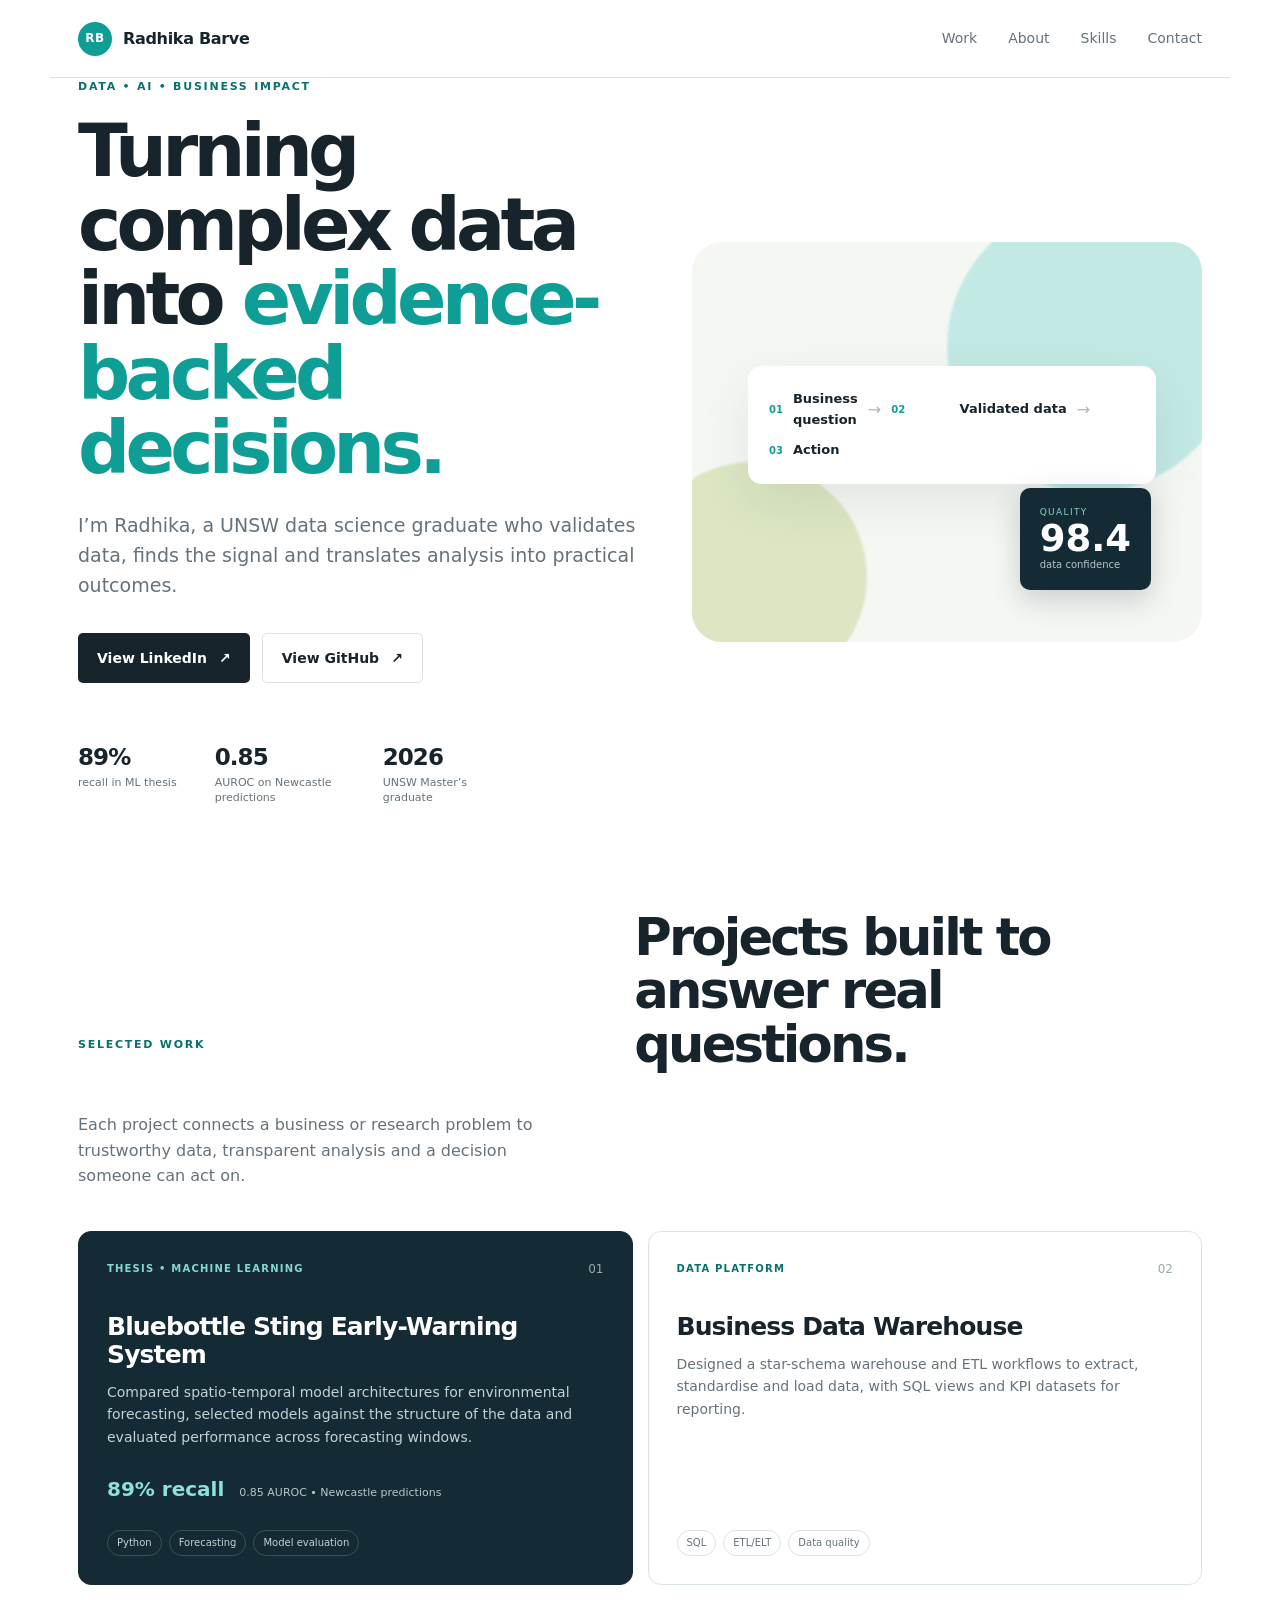
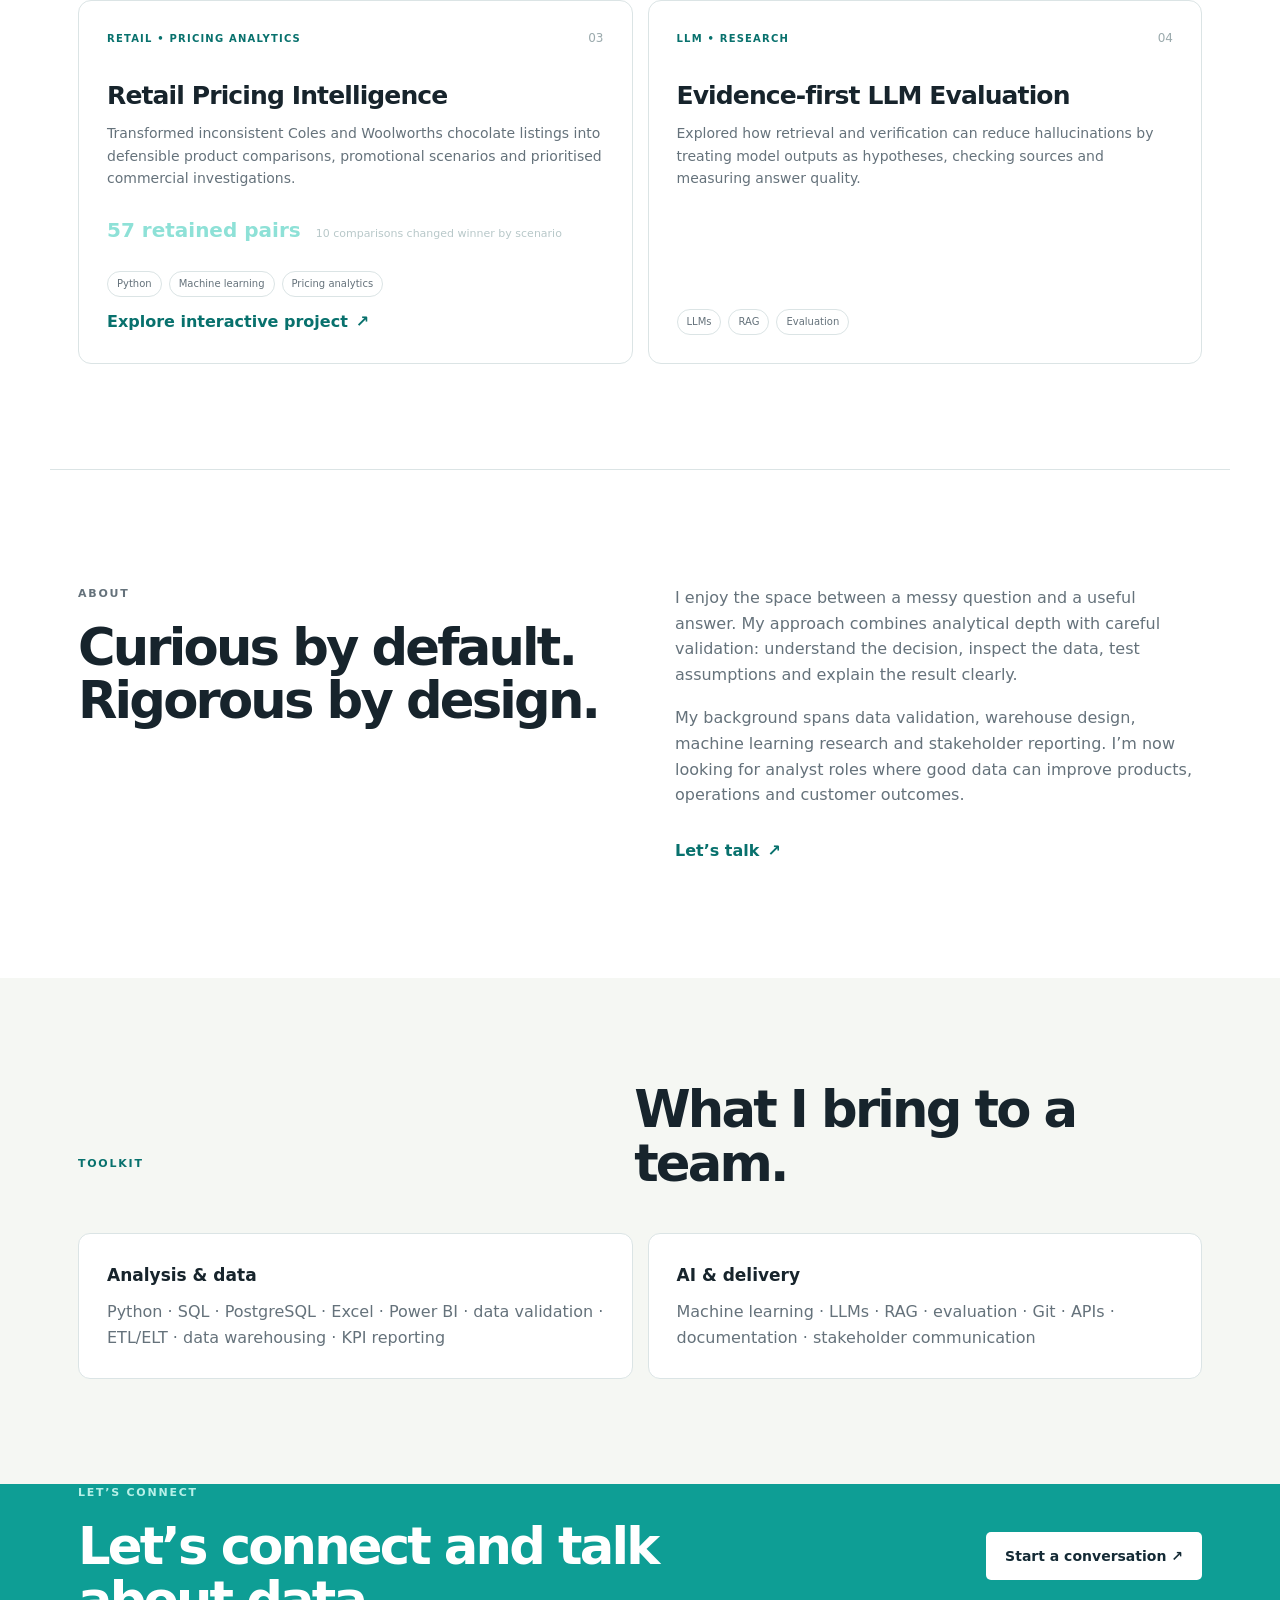
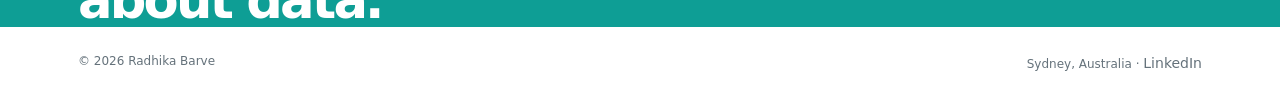
<file: index.html>
<!doctype html>
<html lang="en">
<head>
  <meta charset="utf-8" />
  <meta name="viewport" content="width=device-width, initial-scale=1" />

  <meta
    name="description"
    content="Radhika Barve — Data and AI analyst portfolio."
  />

  <title>Radhika Barve | Data &amp; AI Analyst</title>

  <link rel="stylesheet" href="styles.css" />
</head>

<body>
  <header class="site-header">
    <a
      class="brand"
      href="#top"
      aria-label="Radhika Barve home"
    >
      <span>RB</span>
      <strong>Radhika Barve</strong>
    </a>

    <nav aria-label="Primary navigation">
      <a href="#work">Work</a>
      <a href="#about">About</a>
      <a href="#skills">Skills</a>
      <a href="#contact">Contact</a>
    </nav>

    <button
      class="menu-toggle"
      aria-label="Toggle navigation"
      aria-expanded="false"
    >
      ☰
    </button>
  </header>

  <main id="top">

    <!-- Hero -->
    <section class="hero section-shell">
      <div class="hero-copy">
        <p class="eyebrow">DATA • AI • BUSINESS IMPACT</p>

        <h1>
          Turning complex data into
          <em>evidence-backed decisions.</em>
        </h1>

        <p class="lede">
          I’m Radhika, a UNSW data science graduate who validates data,
          finds the signal and translates analysis into practical outcomes.
        </p>

        <div class="actions">
          <a
            class="button primary"
            href="https://www.linkedin.com/in/radhika-barve/"
            target="_blank"
            rel="noreferrer"
          >
            View LinkedIn <span>↗</span>
          </a>

          <a
            class="button ghost"
            href="https://github.com/radhikabarve"
            target="_blank"
            rel="noreferrer"
          >
            View GitHub <span>↗</span>
          </a>
        </div>

        <div class="proof-row">
          <div>
            <strong>89%</strong>
            <span>recall in ML thesis</span>
          </div>

          <div>
            <strong>0.85</strong>
            <span>AUROC on Newcastle predictions</span>
          </div>

          <div>
            <strong>2026</strong>
            <span>UNSW Master’s graduate</span>
          </div>
        </div>
      </div>

      <div
        class="hero-art"
        aria-label="Data workflow illustration"
      >
        <div class="orb orb-one"></div>
        <div class="orb orb-two"></div>

        <div class="flow-card">
          <span>01</span>
          <b>Business question</b>
          <i>→</i>

          <span>02</span>
          <b>Validated data</b>
          <i>→</i>

          <span>03</span>
          <b>Action</b>
        </div>

        <div class="signal">
          <span>QUALITY</span>
          <strong>98.4</strong>
          <small>data confidence</small>
        </div>
      </div>
    </section>

    <!-- Selected work -->
    <section
      id="work"
      class="section-shell section-block"
    >
      <div class="section-intro">
        <p class="eyebrow">SELECTED WORK</p>

        <h2>Projects built to answer real questions.</h2>

        <p>
          Each project connects a business or research problem to
          trustworthy data, transparent analysis and a decision someone
          can act on.
        </p>
      </div>

      <div class="project-grid">

        <!-- Project 01 -->
        <article class="project-card featured">
          <div class="project-top">
            <span class="tag">THESIS • MACHINE LEARNING</span>
            <span class="project-number">01</span>
          </div>

          <h3>Bluebottle Sting Early-Warning System</h3>

          <p>
            Compared spatio-temporal model architectures for environmental
            forecasting, selected models against the structure of the data
            and evaluated performance across forecasting windows.
          </p>

          <div class="metric-line">
            <strong>89% recall</strong>
            <span>0.85 AUROC • Newcastle predictions</span>
          </div>

          <div class="chips">
            <span>Python</span>
            <span>Forecasting</span>
            <span>Model evaluation</span>
          </div>
        </article>

        <!-- Project 02 -->
        <article class="project-card">
          <div class="project-top">
            <span class="tag">DATA PLATFORM</span>
            <span class="project-number">02</span>
          </div>

          <h3>Business Data Warehouse</h3>

          <p>
            Designed a star-schema warehouse and ETL workflows to extract,
            standardise and load data, with SQL views and KPI datasets for
            reporting.
          </p>

          <div class="chips">
            <span>SQL</span>
            <span>ETL/ELT</span>
            <span>Data quality</span>
          </div>
        </article>

        <!-- Project 03 -->
        <article class="project-card">
          <div class="project-top">
            <span class="tag">RETAIL • PRICING ANALYTICS</span>
            <span class="project-number">03</span>
          </div>

          <h3>Retail Pricing Intelligence</h3>

          <p>
            Transformed inconsistent Coles and Woolworths chocolate
            listings into defensible product comparisons, promotional
            scenarios and prioritised commercial investigations.
          </p>

          <div class="metric-line">
            <strong>57 retained pairs</strong>
            <span>10 comparisons changed winner by scenario</span>
          </div>

          <div class="chips">
            <span>Python</span>
            <span>Machine learning</span>
            <span>Pricing analytics</span>
          </div>

          <a
            class="text-link"
            href="chocolate-pricing/"
          >
            Explore interactive project <span>↗</span>
          </a>
        </article>

        <!-- Project 04 -->
        <article class="project-card">
          <div class="project-top">
            <span class="tag">LLM • RESEARCH</span>
            <span class="project-number">04</span>
          </div>

          <h3>Evidence-first LLM Evaluation</h3>

          <p>
            Explored how retrieval and verification can reduce
            hallucinations by treating model outputs as hypotheses,
            checking sources and measuring answer quality.
          </p>

          <div class="chips">
            <span>LLMs</span>
            <span>RAG</span>
            <span>Evaluation</span>
          </div>
        </article>

      </div>
    </section>

    <!-- About -->
    <section
      id="about"
      class="split-section section-shell"
    >
      <div>
        <p class="eyebrow">ABOUT</p>
        <h2>Curious by default. Rigorous by design.</h2>
      </div>

      <div>
        <p>
          I enjoy the space between a messy question and a useful answer.
          My approach combines analytical depth with careful validation:
          understand the decision, inspect the data, test assumptions and
          explain the result clearly.
        </p>

        <p>
          My background spans data validation, warehouse design, machine
          learning research and stakeholder reporting. I’m now looking for
          analyst roles where good data can improve products, operations and
          customer outcomes.
        </p>

        <a
          class="text-link"
          href="mailto:radhikabarve06@gmail.com"
        >
          Let’s talk <span>↗</span>
        </a>
      </div>
    </section>

    <!-- Skills -->
    <section
      id="skills"
      class="section-shell section-block skills-block"
    >
      <div class="section-intro">
        <p class="eyebrow">TOOLKIT</p>
        <h2>What I bring to a team.</h2>
      </div>

      <div class="skill-columns">
        <div>
          <h3>Analysis &amp; data</h3>

          <p>
            Python · SQL · PostgreSQL · Excel · Power BI · data validation ·
            ETL/ELT · data warehousing · KPI reporting
          </p>
        </div>

        <div>
          <h3>AI &amp; delivery</h3>

          <p>
            Machine learning · LLMs · RAG · evaluation · Git · APIs ·
            documentation · stakeholder communication
          </p>
        </div>
      </div>
    </section>

    <!-- Contact -->
    <section
      class="cta section-shell"
      id="contact"
    >
      <div>
        <p class="eyebrow">LET’S CONNECT</p>
        <h2>Let’s connect and talk about data.</h2>
      </div>

      <a
        class="button light"
        href="mailto:radhikabarve06@gmail.com"
      >
        Start a conversation ↗
      </a>
    </section>

  </main>

  <footer class="footer section-shell">
    <span>© 2026 Radhika Barve</span>

    <span>
      Sydney, Australia ·
      <a
        href="https://www.linkedin.com/in/radhika-barve/"
        target="_blank"
        rel="noreferrer"
      >
        LinkedIn
      </a>
    </span>
  </footer>

  <script src="script.js"></script>
</body>
</html>
</file>
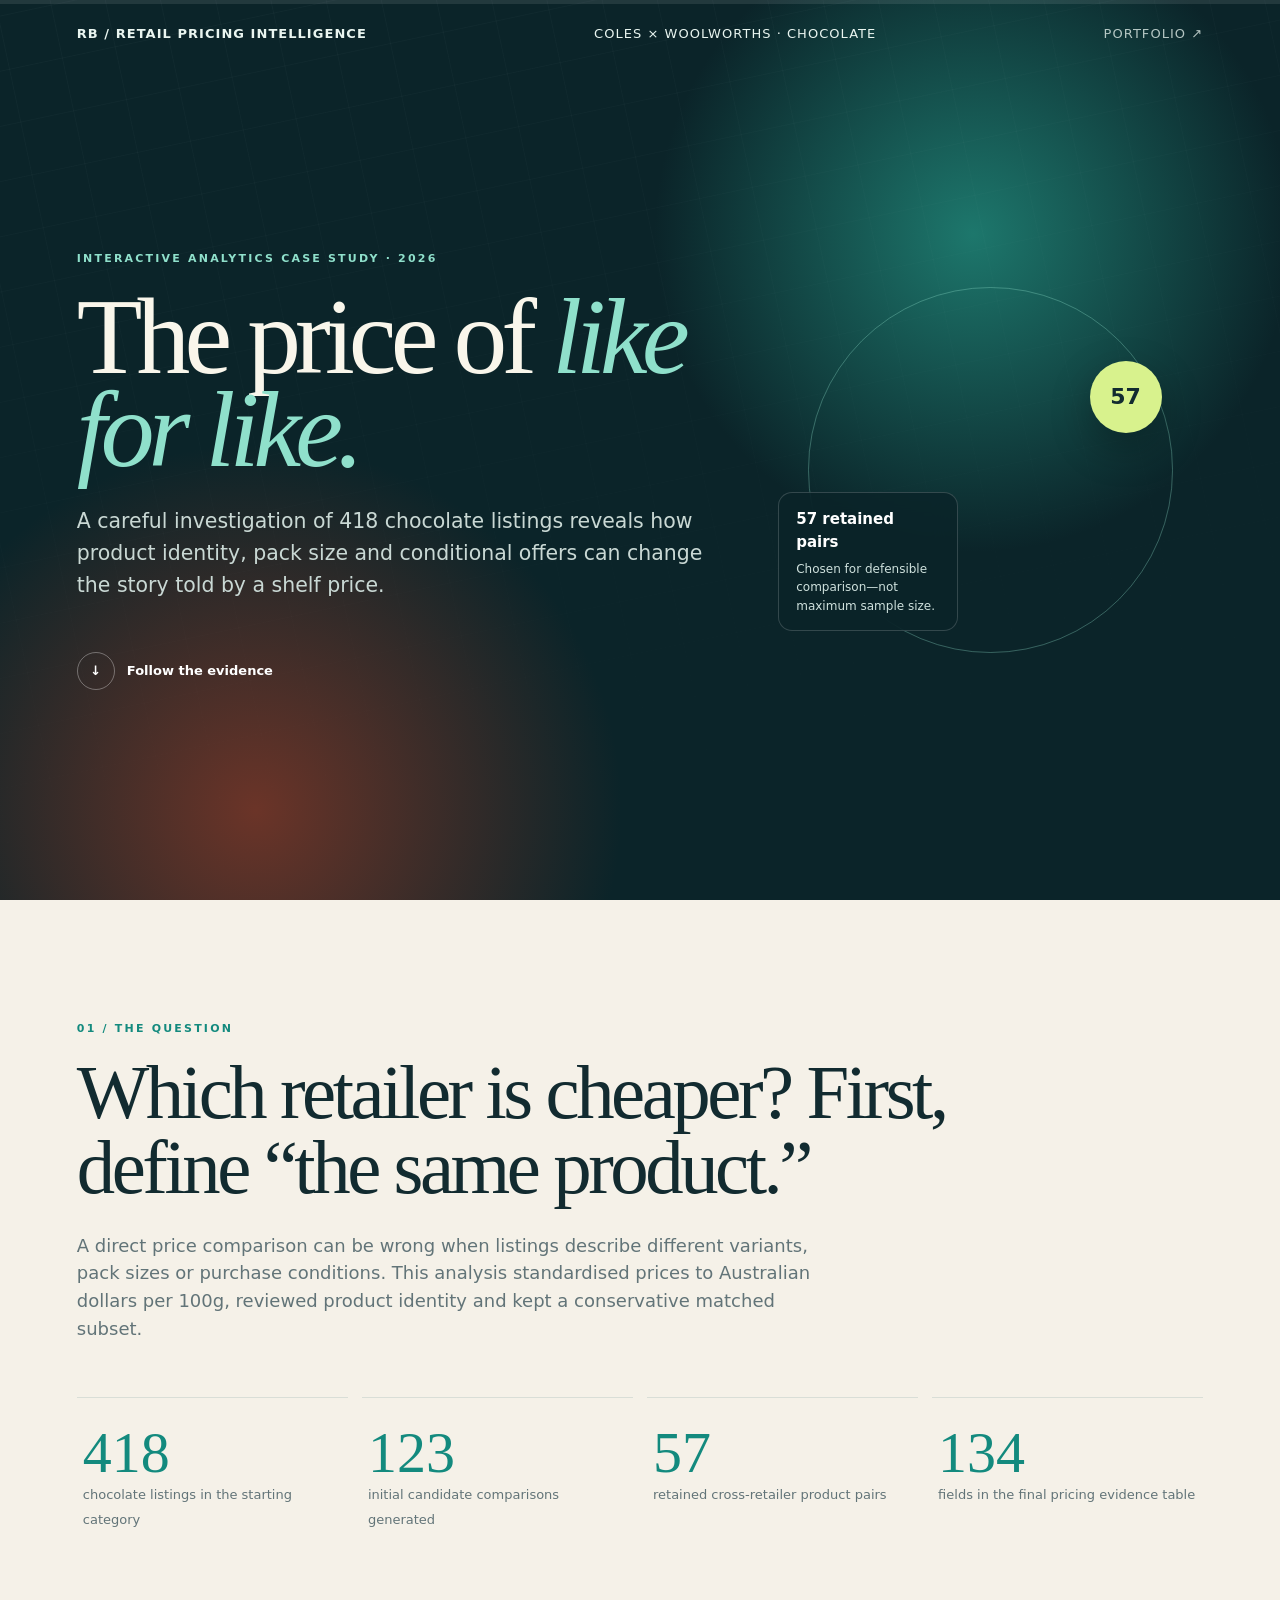
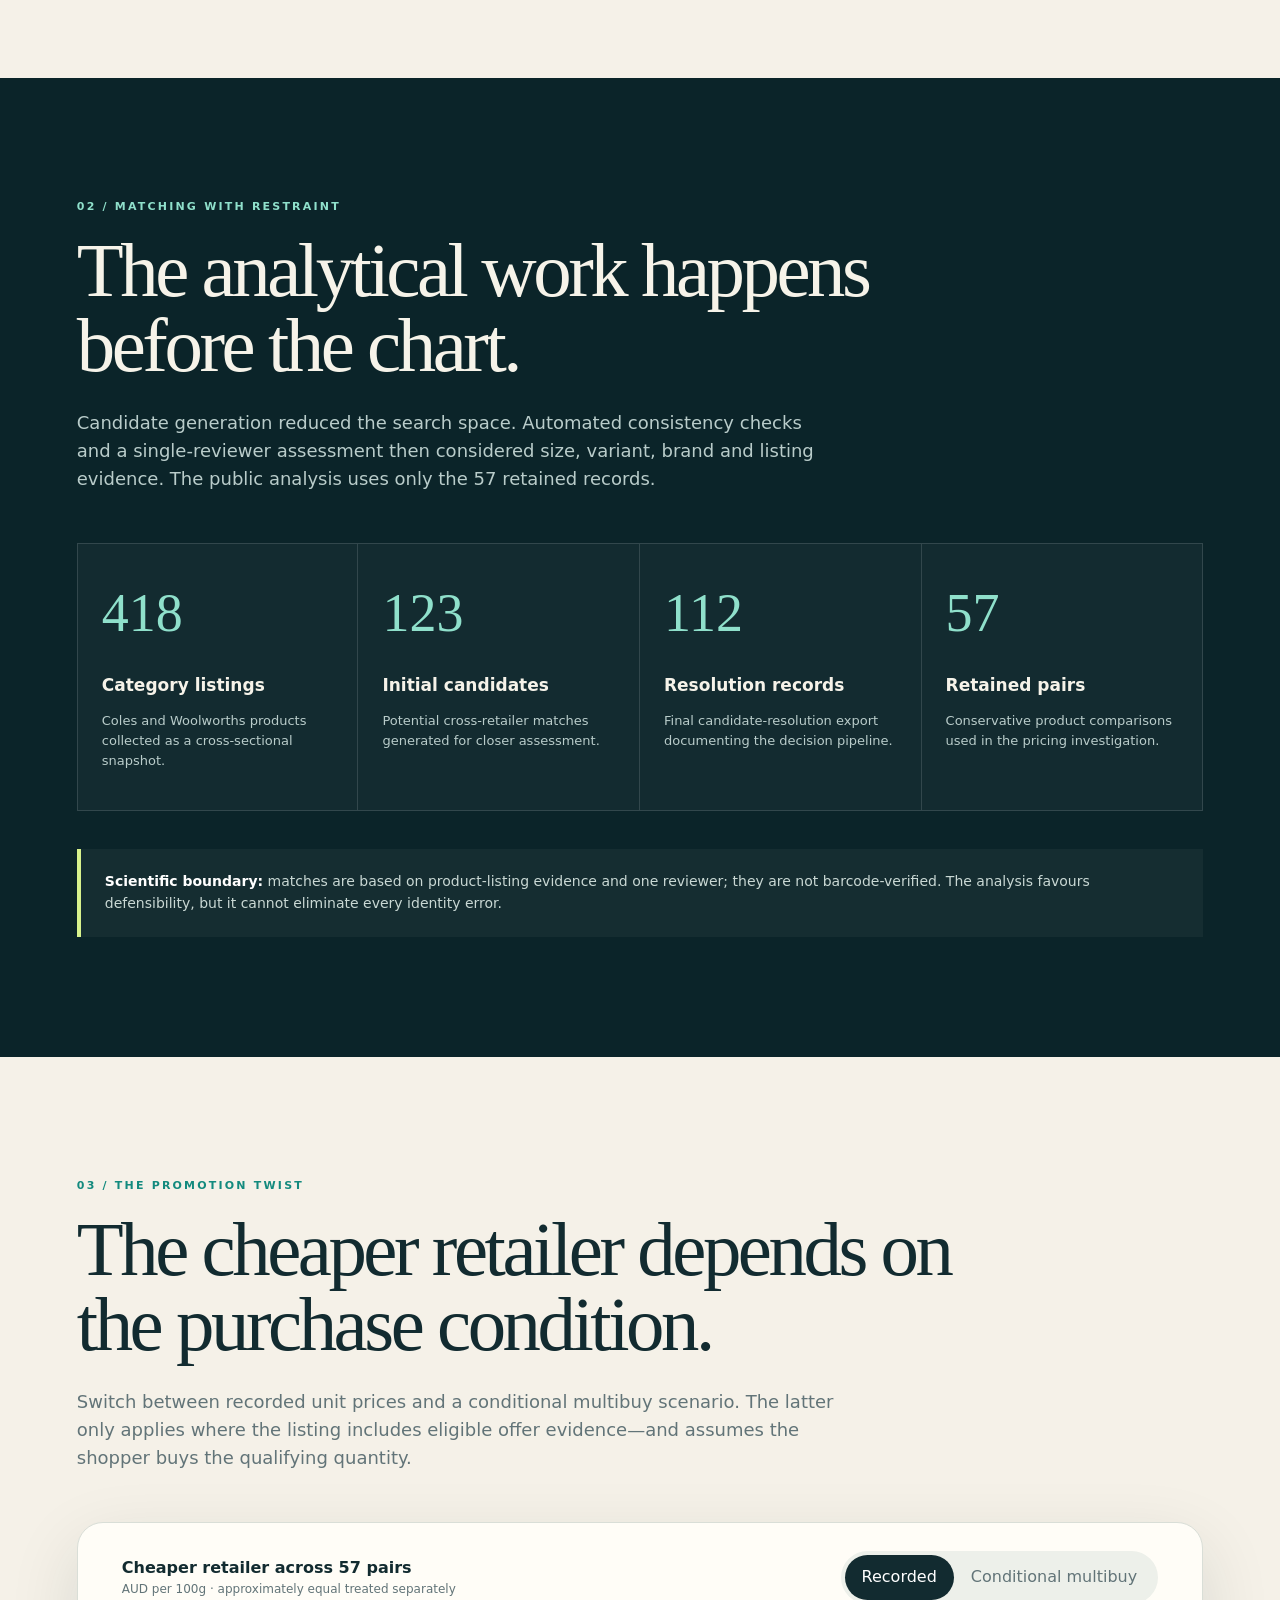
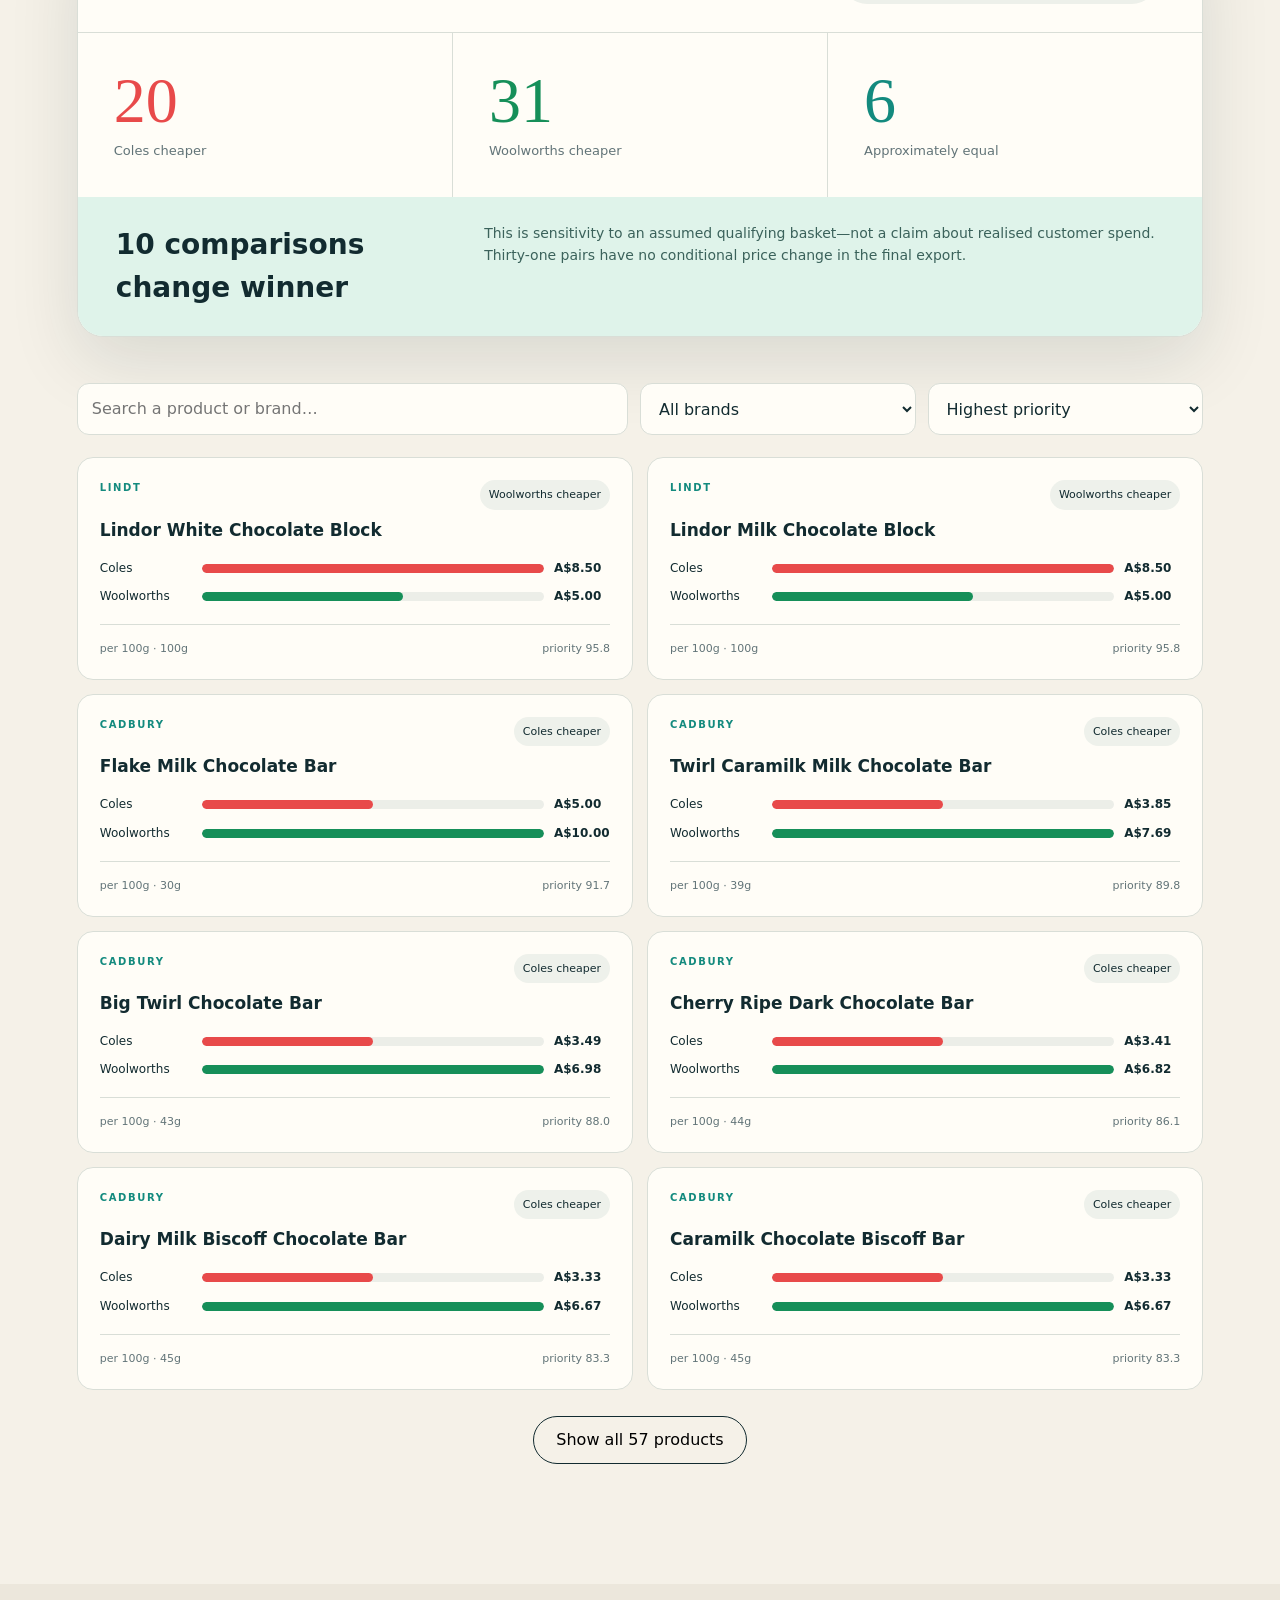
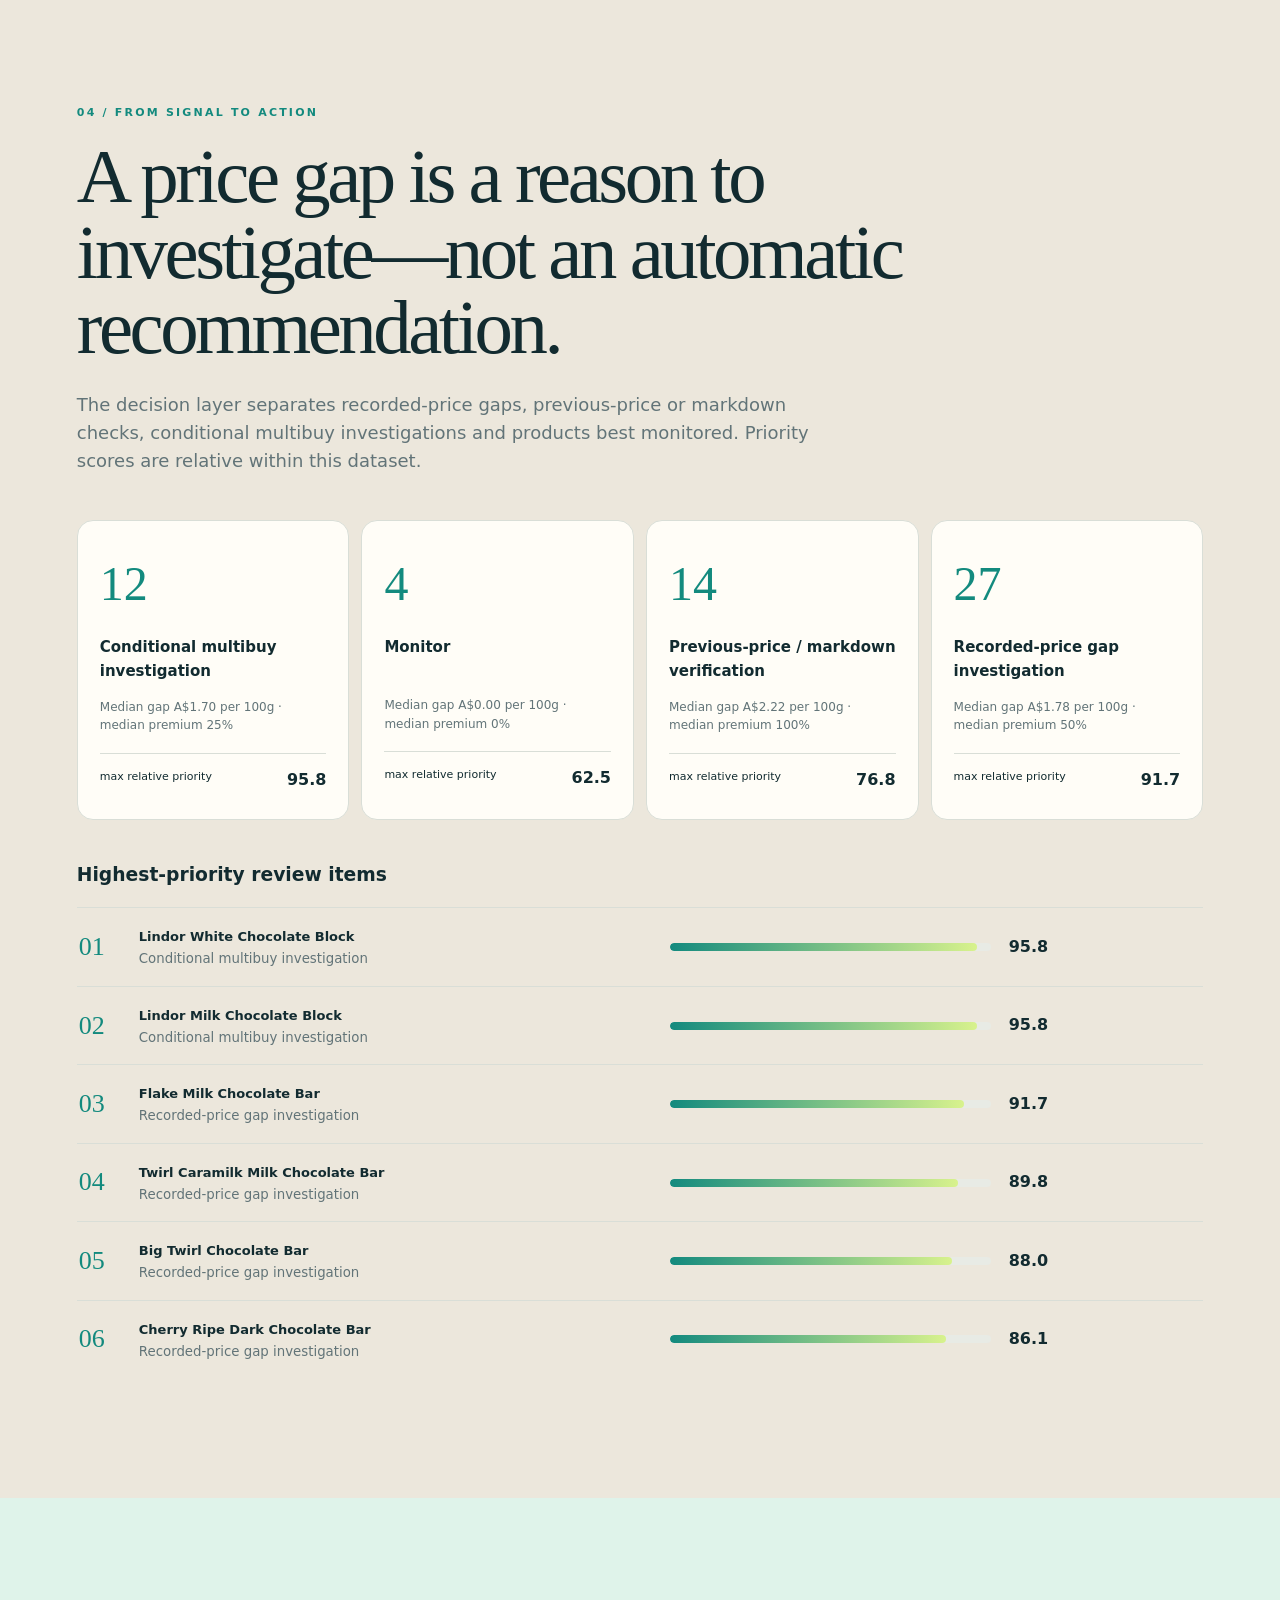
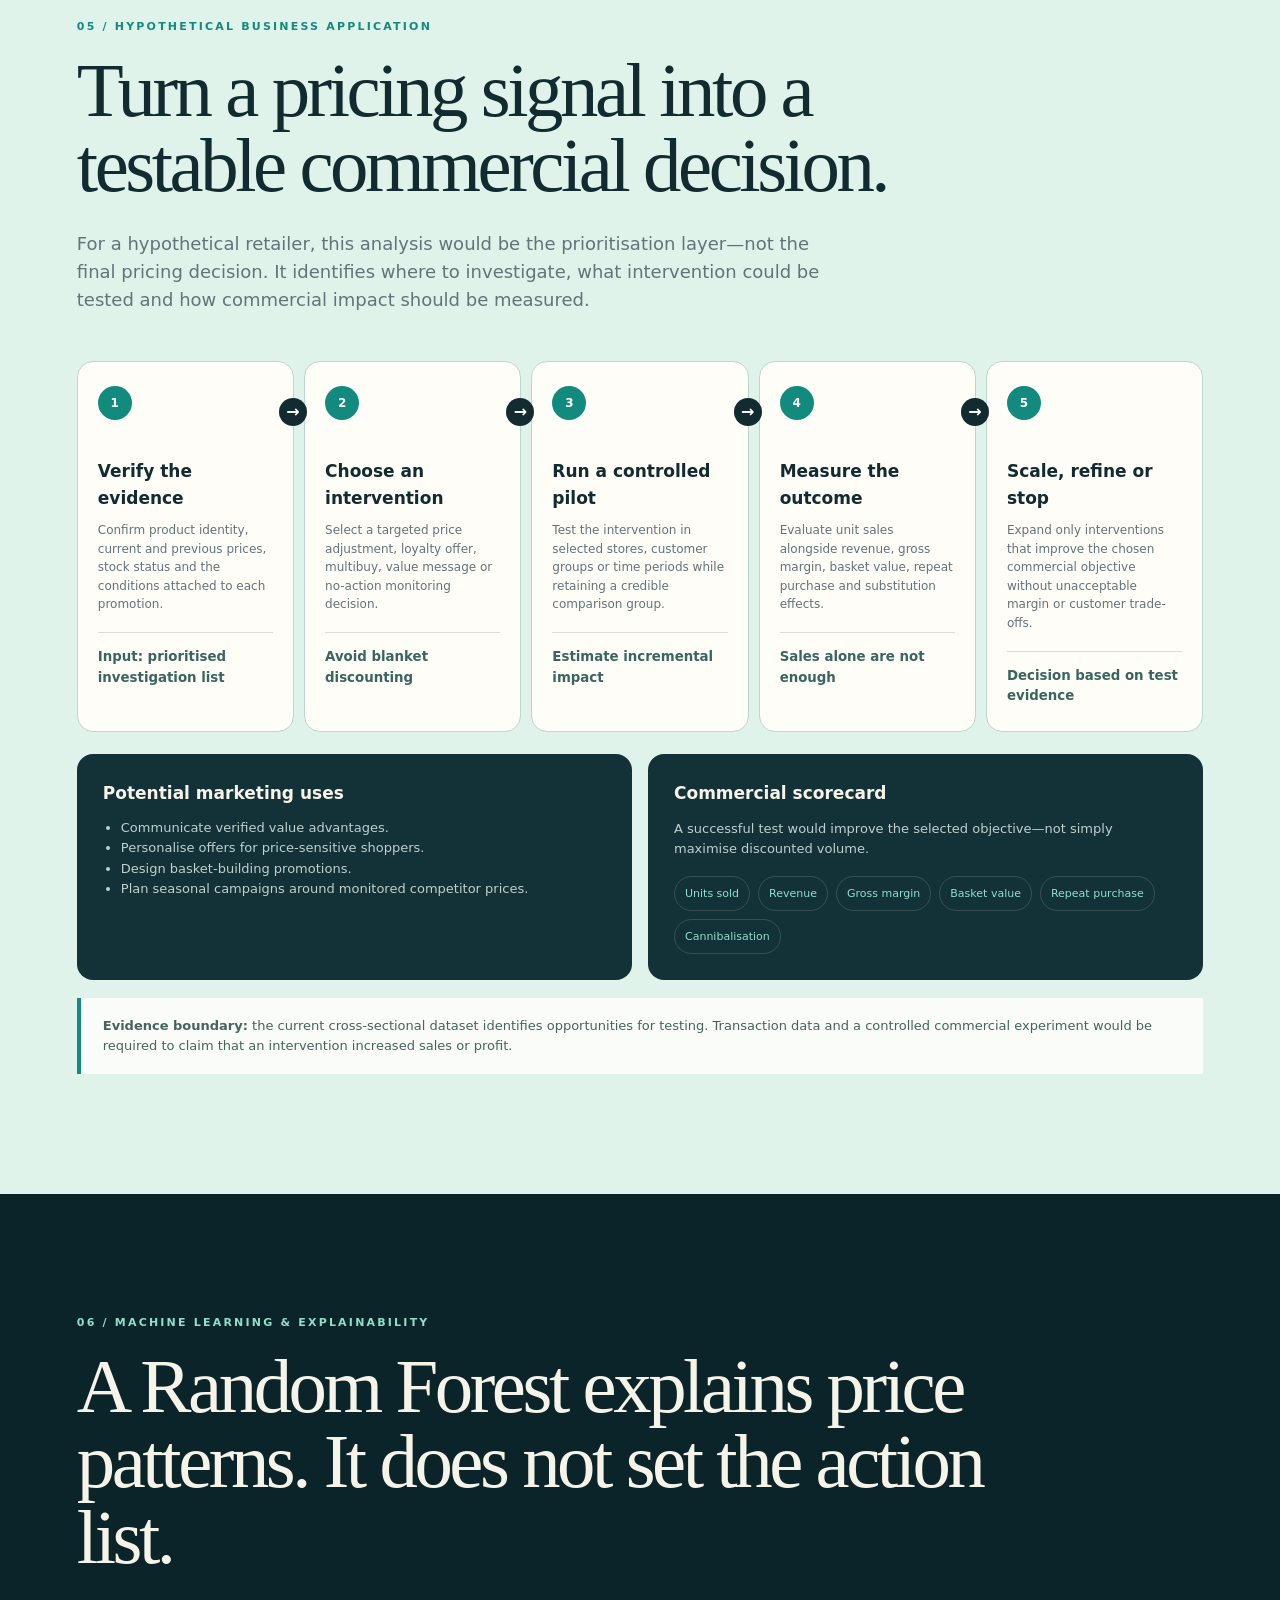
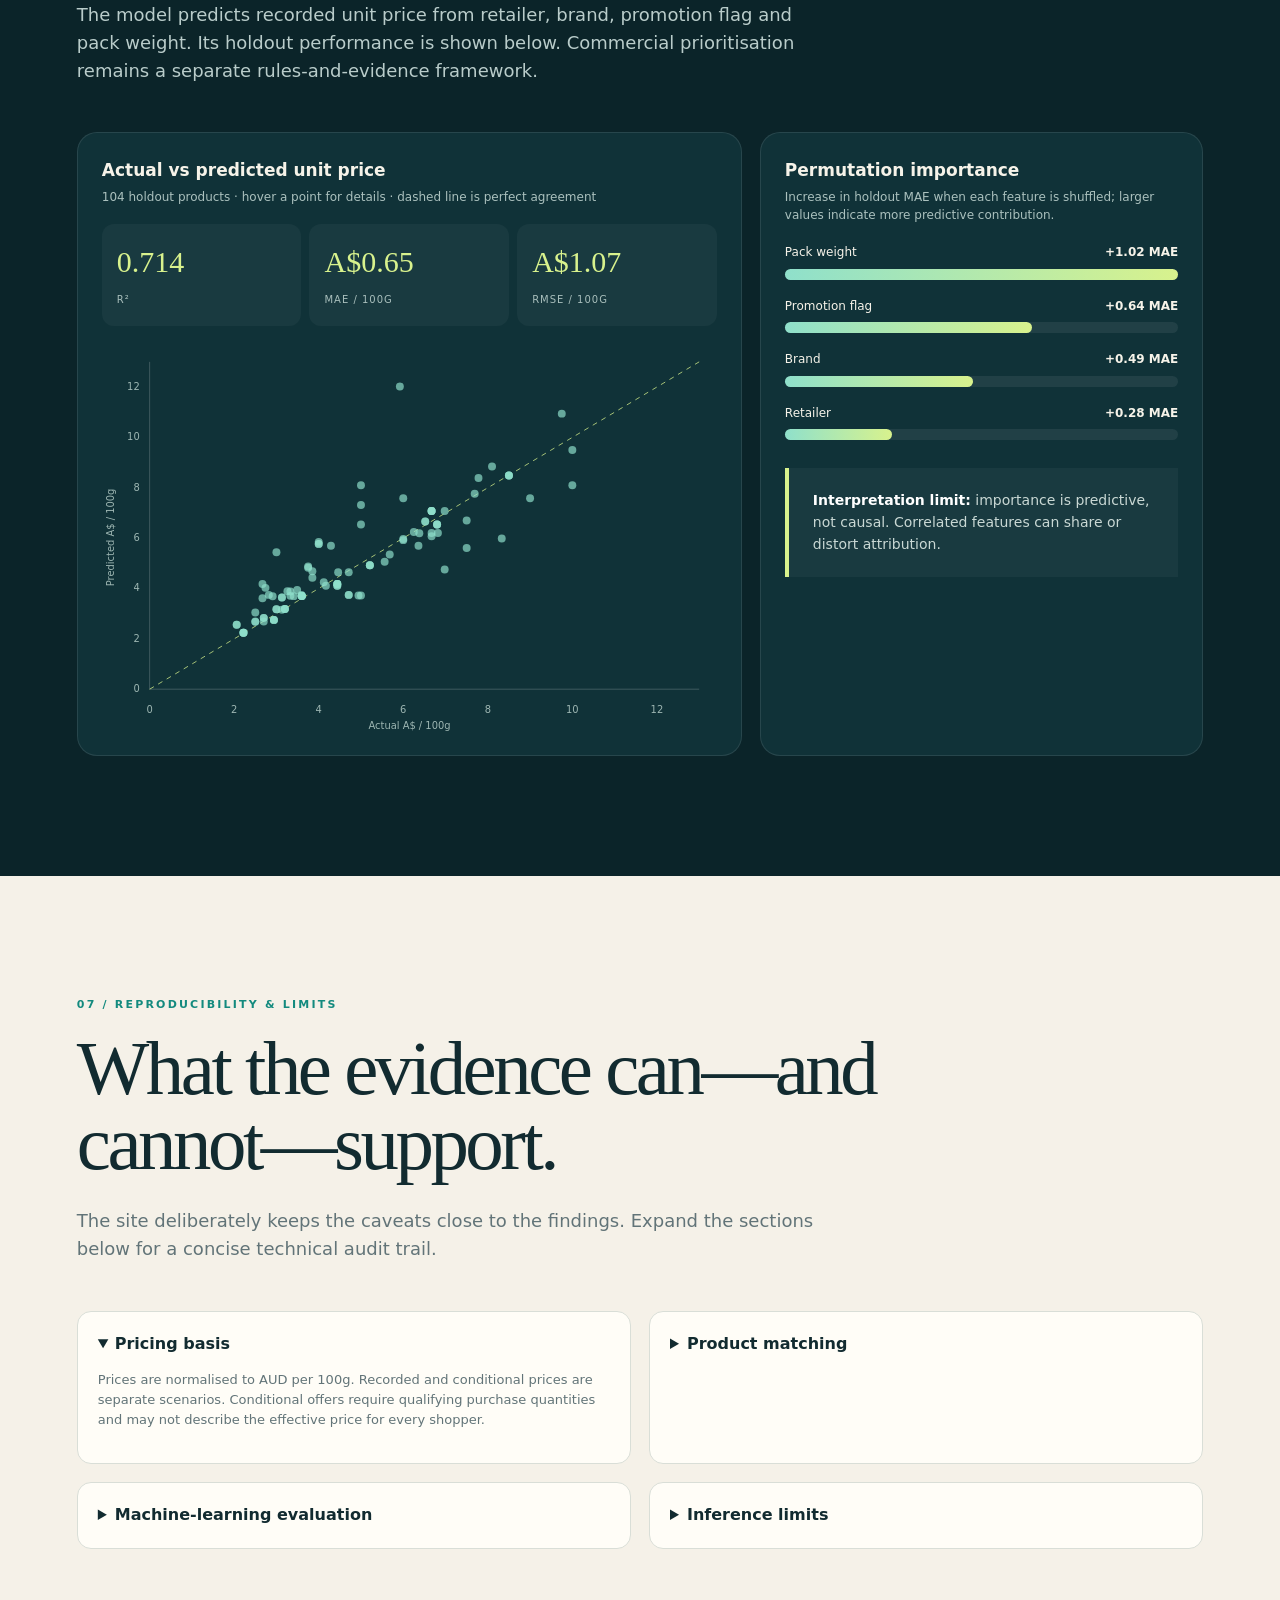
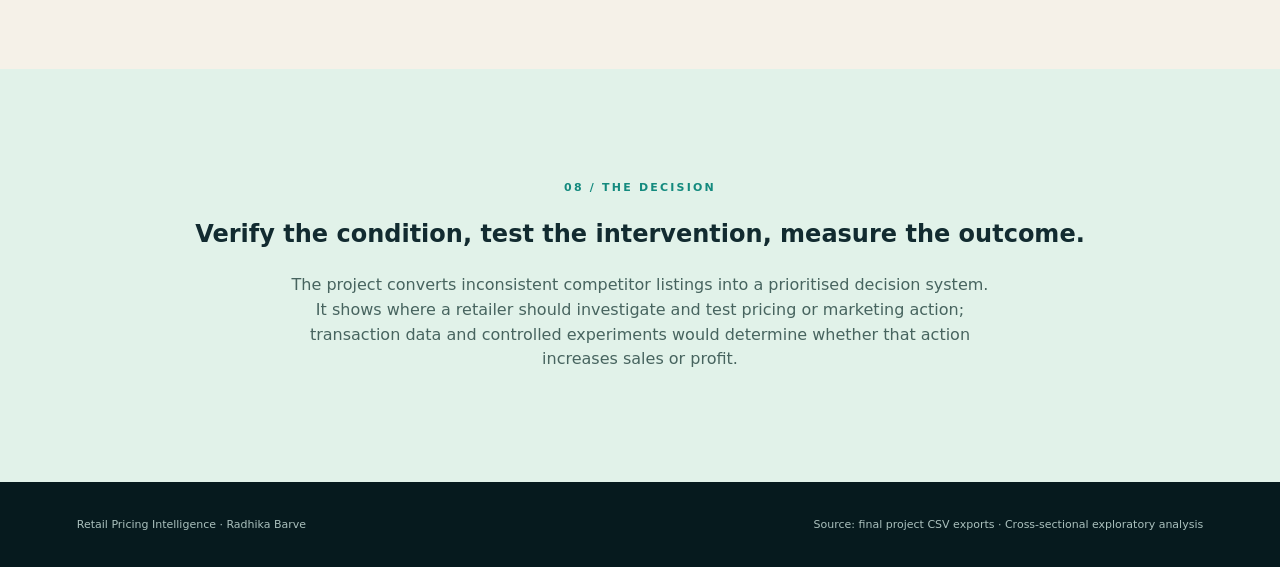
<file: chocolate-pricing/index.html>
<!doctype html>
<html lang="en">
<head>
<meta charset="utf-8">
<meta name="viewport" content="width=device-width,initial-scale=1">
<meta name="description" content="An interactive, evidence-led investigation of chocolate pricing across Coles and Woolworths.">
<title>Chocolate Price Signals — Radhika Barve</title>
<style>
:root{--ink:#122b30;--muted:#627478;--paper:#f5f1e8;--card:#fffdf7;--night:#0b2429;--teal:#138a7e;--mint:#8fe0cb;--lime:#d8f28d;--coral:#e56f5b;--coles:#e84a4a;--woolies:#168f59;--line:#d9ded7;--shadow:0 24px 70px rgba(14,39,42,.12)}
*{box-sizing:border-box}html{scroll-behavior:smooth}body{margin:0;background:var(--paper);color:var(--ink);font-family:Inter,ui-sans-serif,system-ui,-apple-system,BlinkMacSystemFont,"Segoe UI",sans-serif;line-height:1.55}button,input,select{font:inherit}a{color:inherit}.progress{position:fixed;inset:0 0 auto;height:4px;z-index:30;background:#ffffff18}.progress span{display:block;height:100%;width:0;background:linear-gradient(90deg,var(--mint),var(--lime))}.nav{position:absolute;z-index:20;left:0;right:0;display:flex;align-items:center;justify-content:space-between;padding:24px clamp(22px,6vw,80px);color:#e9f5f0;font-size:13px;letter-spacing:.08em;text-transform:uppercase}.nav a{text-decoration:none;opacity:.76}.hero{min-height:100svh;position:relative;overflow:hidden;display:grid;place-items:center;background:radial-gradient(circle at 76% 26%,#1d776c 0,transparent 27%),radial-gradient(circle at 20% 90%,#6b3428 0,transparent 28%),var(--night);color:#f9f6eb}.hero:before{content:"";position:absolute;inset:-30%;background-image:linear-gradient(#ffffff08 1px,transparent 1px),linear-gradient(90deg,#ffffff08 1px,transparent 1px);background-size:54px 54px;transform:rotate(-12deg);mask-image:linear-gradient(to bottom,#000,transparent 82%)}.hero-inner{width:min(1180px,88vw);position:relative;padding:130px 0 90px;display:grid;grid-template-columns:1.2fr .8fr;gap:5vw;align-items:center}.kicker,.chapter{font-size:11px;font-weight:800;letter-spacing:.2em;text-transform:uppercase;color:var(--teal)}.hero .kicker{color:var(--mint)}h1{font-family:Georgia,"Times New Roman",serif;font-size:clamp(58px,8.4vw,126px);line-height:.86;letter-spacing:-.055em;font-weight:500;margin:24px 0 30px}.hero h1 em{font-style:italic;color:var(--mint)}.hero-copy{max-width:640px;color:#c9d8d4;font-size:clamp(17px,1.6vw,22px)}.scroll-link{display:inline-flex;gap:12px;align-items:center;margin-top:30px;text-decoration:none;color:white;font-size:13px;font-weight:750}.scroll-link b{display:grid;place-items:center;width:38px;height:38px;border:1px solid #ffffff55;border-radius:50%}.orbit{aspect-ratio:1;position:relative}.cocoa{position:absolute;border-radius:50%;box-shadow:inset -20px -20px 40px #0004,0 30px 80px #0005;animation:float 7s ease-in-out infinite}.cocoa.big{width:55%;left:20%;top:12%;background:radial-gradient(circle at 35% 30%,#b96c4a,#6c3026 48%,#381914)}.cocoa.small{width:23%;right:4%;bottom:15%;background:radial-gradient(circle at 35% 30%,#d49768,#70402b 60%,#382016);animation-delay:-3s}.ring{position:absolute;inset:7%;border:1px solid #8fe0cb55;border-radius:50%;animation:spin 24s linear infinite}.ring:after{content:"57";position:absolute;right:3%;top:20%;display:grid;place-items:center;width:72px;height:72px;border-radius:50%;background:var(--lime);color:var(--ink);font-weight:900;font-size:22px;box-shadow:0 15px 40px #0004}.orbit-note{position:absolute;left:0;bottom:12%;max-width:180px;padding:15px 17px;border:1px solid #ffffff2b;border-radius:14px;background:#0b2429cc;backdrop-filter:blur(12px);font-size:12px;color:#cfe1dd}.orbit-note strong{display:block;color:white;font-size:15px;margin-bottom:5px}@keyframes float{50%{transform:translateY(-20px) rotate(4deg)}}@keyframes spin{to{transform:rotate(360deg)}}
.wrap{width:min(1180px,88vw);margin:auto}.section{padding:120px 0}.section h2{font-family:Georgia,"Times New Roman",serif;font-size:clamp(42px,6vw,78px);font-weight:500;letter-spacing:-.045em;line-height:.98;margin:18px 0 26px;max-width:950px}.lead{max-width:760px;font-size:18px;color:var(--muted)}.metric-grid{display:grid;grid-template-columns:repeat(4,1fr);gap:14px;margin-top:54px}.metric{border-top:1px solid var(--line);padding:26px 6px}.metric b{display:block;font-family:Georgia,serif;font-size:58px;line-height:1;color:var(--teal);font-weight:500}.metric span{font-size:13px;color:var(--muted)}.lineage{display:grid;grid-template-columns:repeat(4,1fr);margin-top:50px;counter-reset:flow}.lineage article{position:relative;padding:28px 24px 26px;border:1px solid #ffffff22;background:#ffffff08;min-height:220px}.lineage article+article{border-left:0}.lineage b{font-family:Georgia,serif;font-size:54px;color:var(--mint);font-weight:500}.lineage h3{margin:16px 0 8px;font-size:17px}.lineage p{font-size:13px;color:#b9ccca}.night{background:var(--night);color:#f6f3e9}.night .chapter{color:var(--mint)}.night .lead{color:#b9ccca}.note{margin-top:38px;padding:22px 24px;border-left:4px solid var(--lime);background:#ffffff0a;color:#c9d8d4;font-size:14px}.note strong{color:white}
.scenario-shell{margin-top:50px;background:var(--card);border:1px solid var(--line);border-radius:26px;box-shadow:var(--shadow);overflow:hidden}.scenario-head{padding:28px clamp(20px,4vw,44px);display:flex;justify-content:space-between;gap:20px;align-items:center;border-bottom:1px solid var(--line)}.toggle{display:flex;background:#edf0ea;padding:4px;border-radius:999px}.toggle button{border:0;background:transparent;padding:10px 17px;border-radius:999px;color:var(--muted);cursor:pointer}.toggle button.active{background:var(--ink);color:white}.winner-grid{display:grid;grid-template-columns:repeat(3,1fr);gap:1px;background:var(--line)}.winner{background:var(--card);padding:36px}.winner b{font-family:Georgia,serif;font-size:64px;line-height:1;font-weight:500}.winner span{display:block;color:var(--muted);font-size:13px;margin-top:8px}.winner.coles b{color:var(--coles)}.winner.ww b{color:var(--woolies)}.winner.eq b{color:var(--teal)}.shift-banner{display:flex;justify-content:space-between;gap:30px;padding:26px 38px;background:#dff3ea}.shift-banner b{font-size:28px}.shift-banner p{margin:0;max-width:680px;color:#3b625b;font-size:14px}
.controls{display:grid;grid-template-columns:2fr 1fr 1fr;gap:12px;margin:46px 0 22px}.controls input,.controls select{width:100%;border:1px solid var(--line);border-radius:12px;background:var(--card);padding:13px 14px;color:var(--ink)}.explorer{display:grid;grid-template-columns:1fr 1fr;gap:14px}.product{background:var(--card);border:1px solid var(--line);border-radius:16px;padding:22px;transition:.25s}.product:hover{transform:translateY(-3px);box-shadow:0 16px 40px #16383b14}.product-top{display:flex;justify-content:space-between;gap:16px}.brand{font-size:10px;font-weight:850;letter-spacing:.16em;text-transform:uppercase;color:var(--teal)}.badge{font-size:11px;padding:6px 9px;border-radius:999px;background:#eef1eb;white-space:nowrap}.product h3{font-size:17px;line-height:1.25;margin:10px 0 18px}.price-row{display:grid;grid-template-columns:92px 1fr 56px;align-items:center;gap:10px;margin:10px 0;font-size:12px}.track{height:9px;border-radius:99px;background:#eceee8;overflow:hidden}.fill{height:100%;border-radius:99px}.fill.c{background:var(--coles)}.fill.w{background:var(--woolies)}.product-foot{display:flex;justify-content:space-between;gap:12px;margin-top:18px;padding-top:15px;border-top:1px solid var(--line);font-size:11px;color:var(--muted)}.empty{grid-column:1/-1;padding:50px;text-align:center;color:var(--muted)}.show-more{display:block;margin:26px auto 0;border:1px solid var(--ink);background:transparent;border-radius:999px;padding:11px 22px;cursor:pointer}.show-more:hover{background:var(--ink);color:white}
.priority-grid{display:grid;grid-template-columns:repeat(4,1fr);gap:12px;margin-top:45px}.priority-card{padding:26px 22px;border:1px solid var(--line);background:var(--card);border-radius:16px}.priority-card b{display:block;font-family:Georgia,serif;font-size:48px;color:var(--teal);font-weight:500}.priority-card h3{font-size:15px;min-height:45px}.priority-card p{font-size:12px;color:var(--muted)}.priority-card .mini{display:flex;justify-content:space-between;border-top:1px solid var(--line);padding-top:14px;margin-top:18px}.priority-card .mini span{font-size:11px}.shortlist{margin-top:40px}.short-row{display:grid;grid-template-columns:42px 1.6fr 1fr .6fr;gap:18px;align-items:center;padding:16px 2px;border-top:1px solid var(--line)}.rank{font-family:Georgia,serif;font-size:26px;color:var(--teal)}.short-row strong{font-size:13px}.short-row small{display:block;color:var(--muted)}.score{height:8px;background:#e8ebe5;border-radius:99px;overflow:hidden}.score i{display:block;height:100%;background:linear-gradient(90deg,var(--teal),var(--lime));border-radius:99px}
.ml-grid{display:grid;grid-template-columns:1.2fr .8fr;gap:18px;margin-top:48px}.viz-card{background:#103238;border:1px solid #ffffff19;border-radius:20px;padding:24px;min-width:0}.viz-card h3{margin:0 0 4px;font-size:17px}.viz-card p{margin:0 0 18px;color:#abc1be;font-size:12px}.metrics-ml{display:grid;grid-template-columns:repeat(3,1fr);gap:8px;margin-bottom:18px}.metrics-ml div{padding:15px;background:#ffffff0a;border-radius:12px}.metrics-ml b{display:block;color:var(--lime);font-family:Georgia,serif;font-size:30px;font-weight:500}.metrics-ml span{font-size:10px;color:#a9bfbc;text-transform:uppercase;letter-spacing:.1em}.chart{width:100%;height:auto;display:block}.axis{stroke:#ffffff32;stroke-width:1}.axis-text{fill:#9db6b2;font-size:10px}.dot{fill:var(--mint);opacity:.68}.dot:hover{opacity:1;stroke:white;stroke-width:2}.ideal{stroke:var(--lime);stroke-dasharray:5 5;opacity:.75}.feature{margin:17px 0}.feature-head{display:flex;justify-content:space-between;font-size:12px;margin-bottom:7px}.feature-track{height:11px;background:#ffffff12;border-radius:99px}.feature-fill{height:100%;background:linear-gradient(90deg,var(--mint),var(--lime));border-radius:99px}.tooltip{position:fixed;z-index:50;display:none;pointer-events:none;max-width:260px;padding:10px 12px;background:#061a1e;color:white;border:1px solid #ffffff30;border-radius:10px;box-shadow:0 15px 50px #0008;font-size:11px}.method-grid{display:grid;grid-template-columns:1fr 1fr;gap:18px;margin-top:48px}.method-grid details{background:var(--card);border:1px solid var(--line);border-radius:14px;padding:20px}.method-grid summary{font-weight:750;cursor:pointer}.method-grid p,.method-grid li{font-size:13px;color:var(--muted)}.method-grid ul{padding-left:20px}.closing{padding:110px 0;background:#e1f2e9;text-align:center}.closing h2{margin-left:auto;margin-right:auto}.closing p{max-width:700px;margin:0 auto;color:#47645f}.footer{padding:34px clamp(22px,6vw,80px);display:flex;justify-content:space-between;gap:20px;background:#061a1e;color:#aac0bd;font-size:11px}.reveal{opacity:0;transform:translateY(22px);transition:.75s ease}.reveal.visible{opacity:1;transform:none}
@media(max-width:900px){.hero-inner{grid-template-columns:1fr}.orbit{display:none}.metric-grid,.priority-grid{grid-template-columns:1fr 1fr}.lineage{grid-template-columns:1fr 1fr}.lineage article+article{border-left:1px solid #ffffff22}.ml-grid{grid-template-columns:1fr}.controls{grid-template-columns:1fr 1fr}.controls input{grid-column:1/-1}}
@media(max-width:620px){.nav{padding:20px}.nav span{display:none}.section{padding:82px 0}.metric-grid,.winner-grid,.priority-grid,.explorer,.method-grid{grid-template-columns:1fr}.lineage{grid-template-columns:1fr}.scenario-head,.shift-banner{align-items:flex-start;flex-direction:column}.short-row{grid-template-columns:32px 1fr}.short-row>.score,.short-row>.priority-value{grid-column:2}.footer{flex-direction:column}.metrics-ml{grid-template-columns:1fr 1fr}.controls{grid-template-columns:1fr}.controls input{grid-column:auto}}
@media(prefers-reduced-motion:reduce){html{scroll-behavior:auto}.cocoa,.ring{animation:none}.reveal{opacity:1;transform:none;transition:none}}
</style>
<!-- Keep all narrative sections visible when this file is opened directly in Safari. -->
<style>
.reveal{opacity:1!important;transform:none!important}
.business-section{background:#dff3ea}
.application-flow{display:grid;grid-template-columns:repeat(5,1fr);gap:10px;margin-top:48px}
.application-card{position:relative;min-width:0;min-height:270px;padding:24px 20px;background:var(--card);border:1px solid #bad8ce;border-radius:16px}
.application-card:not(:last-child):after{content:"→";position:absolute;z-index:2;right:-14px;top:36px;width:28px;height:28px;display:grid;place-items:center;border-radius:50%;background:var(--ink);color:white;font-weight:800}
.application-step{display:grid;place-items:center;width:34px;height:34px;border-radius:50%;background:var(--teal);color:white;font-size:12px;font-weight:850}
.application-card h3{margin:38px 0 10px;font-size:17px}
.application-card p{margin:0;color:var(--muted);font-size:12px}
.application-card small{display:block;margin-top:18px;padding-top:14px;border-top:1px solid var(--line);color:#3a655e;font-weight:750}
.commercial-panel{display:grid;grid-template-columns:1fr 1fr;gap:16px;margin-top:22px}
.commercial-panel article{padding:26px;background:#123238;color:#f7f3e8;border-radius:16px}
.commercial-panel h3{margin:0 0 12px;font-size:17px}
.commercial-panel p,.commercial-panel li{color:#bfd0cd;font-size:13px}
.commercial-panel ul{margin:0;padding-left:18px}
.kpi-list{display:flex;flex-wrap:wrap;gap:8px;margin-top:16px}
.kpi-list span{padding:8px 10px;border:1px solid #ffffff25;border-radius:999px;color:var(--mint);font-size:11px}
.evidence-boundary{margin-top:18px;padding:18px 22px;border-left:4px solid var(--teal);background:#f9fcf8;color:#46635e;font-size:13px}
@media(max-width:1100px){.application-flow{grid-template-columns:1fr 1fr}.application-card:not(:last-child):after{display:none}}
@media(max-width:620px){.application-flow,.commercial-panel{grid-template-columns:1fr}.application-card{min-height:0}.application-card h3{margin-top:22px}}
</style>
</head>
<body>
<div class="progress"><span id="progress"></span></div>
<nav class="nav"><strong>RB / Retail Pricing Intelligence</strong><span>Coles × Woolworths · Chocolate</span><a href="../">Portfolio ↗</a></nav>
<header class="hero">
  <div class="hero-inner">
    <div>
      <div class="kicker">Interactive analytics case study · 2026</div>
      <h1>The price of <em>like for like.</em></h1>
      <p class="hero-copy">A careful investigation of 418 chocolate listings reveals how product identity, pack size and conditional offers can change the story told by a shelf price.</p>
      <a class="scroll-link" href="#problem"><b>↓</b> Follow the evidence</a>
    </div>
    <div class="orbit" aria-hidden="true"><div class="ring"></div><div class="cocoa big"></div><div class="cocoa small"></div><div class="orbit-note"><strong>57 retained pairs</strong>Chosen for defensible comparison—not maximum sample size.</div></div>
  </div>
</header>

<main>
<section id="problem" class="section wrap">
  <div class="chapter reveal">01 / The question</div>
  <h2 class="reveal">Which retailer is cheaper? First, define “the same product.”</h2>
  <p class="lead reveal">A direct price comparison can be wrong when listings describe different variants, pack sizes or purchase conditions. This analysis standardised prices to Australian dollars per 100g, reviewed product identity and kept a conservative matched subset.</p>
  <div class="metric-grid reveal">
    <div class="metric"><b>418</b><span>chocolate listings in the starting category</span></div>
    <div class="metric"><b>123</b><span>initial candidate comparisons generated</span></div>
    <div class="metric"><b>57</b><span>retained cross-retailer product pairs</span></div>
    <div class="metric"><b>134</b><span>fields in the final pricing evidence table</span></div>
  </div>
</section>

<section class="night section">
  <div class="wrap">
    <div class="chapter reveal">02 / Matching with restraint</div>
    <h2 class="reveal">The analytical work happens before the chart.</h2>
    <p class="lead reveal">Candidate generation reduced the search space. Automated consistency checks and a single-reviewer assessment then considered size, variant, brand and listing evidence. The public analysis uses only the 57 retained records.</p>
    <div class="lineage reveal">
      <article><b>418</b><h3>Category listings</h3><p>Coles and Woolworths products collected as a cross-sectional snapshot.</p></article>
      <article><b>123</b><h3>Initial candidates</h3><p>Potential cross-retailer matches generated for closer assessment.</p></article>
      <article><b>112</b><h3>Resolution records</h3><p>Final candidate-resolution export documenting the decision pipeline.</p></article>
      <article><b>57</b><h3>Retained pairs</h3><p>Conservative product comparisons used in the pricing investigation.</p></article>
    </div>
    <div class="note reveal"><strong>Scientific boundary:</strong> matches are based on product-listing evidence and one reviewer; they are not barcode-verified. The analysis favours defensibility, but it cannot eliminate every identity error.</div>
  </div>
</section>

<section class="section wrap" id="pricing">
  <div class="chapter reveal">03 / The promotion twist</div>
  <h2 class="reveal">The cheaper retailer depends on the purchase condition.</h2>
  <p class="lead reveal">Switch between recorded unit prices and a conditional multibuy scenario. The latter only applies where the listing includes eligible offer evidence—and assumes the shopper buys the qualifying quantity.</p>
  <div class="scenario-shell reveal">
    <div class="scenario-head"><div><strong>Cheaper retailer across 57 pairs</strong><div style="font-size:12px;color:var(--muted)">AUD per 100g · approximately equal treated separately</div></div><div class="toggle" role="group" aria-label="Pricing scenario"><button class="active" data-scenario="recorded">Recorded</button><button data-scenario="conditional">Conditional multibuy</button></div></div>
    <div class="winner-grid"><div class="winner coles"><b id="colesCount">20</b><span>Coles cheaper</span></div><div class="winner ww"><b id="wwCount">31</b><span>Woolworths cheaper</span></div><div class="winner eq"><b id="eqCount">6</b><span>Approximately equal</span></div></div>
    <div class="shift-banner"><b>10 comparisons change winner</b><p>This is sensitivity to an assumed qualifying basket—not a claim about realised customer spend. Thirty-one pairs have no conditional price change in the final export.</p></div>
  </div>

  <div class="controls reveal"><input id="search" type="search" placeholder="Search a product or brand…" aria-label="Search products"><select id="brandFilter" aria-label="Filter by brand"><option value="all">All brands</option></select><select id="sort" aria-label="Sort products"><option value="priority">Highest priority</option><option value="gap">Largest price gap</option><option value="name">Product name</option></select></div>
  <div id="explorer" class="explorer" aria-live="polite"></div>
  <button id="more" class="show-more">Show all 57 products</button>
</section>

<section class="section" style="background:#ece7dc" id="actions">
  <div class="wrap">
    <div class="chapter reveal">04 / From signal to action</div>
    <h2 class="reveal">A price gap is a reason to investigate—not an automatic recommendation.</h2>
    <p class="lead reveal">The decision layer separates recorded-price gaps, previous-price or markdown checks, conditional multibuy investigations and products best monitored. Priority scores are relative within this dataset.</p>
    <div id="priorities" class="priority-grid reveal"></div>
    <div class="shortlist reveal"><h3>Highest-priority review items</h3><div id="shortlist"></div></div>
  </div>
</section>

<section class="section business-section" id="application">
  <div class="wrap">
    <div class="chapter reveal">05 / Hypothetical business application</div>
    <h2 class="reveal">Turn a pricing signal into a testable commercial decision.</h2>
    <p class="lead reveal">For a hypothetical retailer, this analysis would be the prioritisation layer—not the final pricing decision. It identifies where to investigate, what intervention could be tested and how commercial impact should be measured.</p>
    <div class="application-flow reveal">
      <article class="application-card"><span class="application-step">1</span><h3>Verify the evidence</h3><p>Confirm product identity, current and previous prices, stock status and the conditions attached to each promotion.</p><small>Input: prioritised investigation list</small></article>
      <article class="application-card"><span class="application-step">2</span><h3>Choose an intervention</h3><p>Select a targeted price adjustment, loyalty offer, multibuy, value message or no-action monitoring decision.</p><small>Avoid blanket discounting</small></article>
      <article class="application-card"><span class="application-step">3</span><h3>Run a controlled pilot</h3><p>Test the intervention in selected stores, customer groups or time periods while retaining a credible comparison group.</p><small>Estimate incremental impact</small></article>
      <article class="application-card"><span class="application-step">4</span><h3>Measure the outcome</h3><p>Evaluate unit sales alongside revenue, gross margin, basket value, repeat purchase and substitution effects.</p><small>Sales alone are not enough</small></article>
      <article class="application-card"><span class="application-step">5</span><h3>Scale, refine or stop</h3><p>Expand only interventions that improve the chosen commercial objective without unacceptable margin or customer trade-offs.</p><small>Decision based on test evidence</small></article>
    </div>
    <div class="commercial-panel reveal">
      <article><h3>Potential marketing uses</h3><ul><li>Communicate verified value advantages.</li><li>Personalise offers for price-sensitive shoppers.</li><li>Design basket-building promotions.</li><li>Plan seasonal campaigns around monitored competitor prices.</li></ul></article>
      <article><h3>Commercial scorecard</h3><p>A successful test would improve the selected objective—not simply maximise discounted volume.</p><div class="kpi-list"><span>Units sold</span><span>Revenue</span><span>Gross margin</span><span>Basket value</span><span>Repeat purchase</span><span>Cannibalisation</span></div></article>
    </div>
    <div class="evidence-boundary reveal"><strong>Evidence boundary:</strong> the current cross-sectional dataset identifies opportunities for testing. Transaction data and a controlled commercial experiment would be required to claim that an intervention increased sales or profit.</div>
  </div>
</section>

<section class="night section" id="ml">
  <div class="wrap">
    <div class="chapter reveal">06 / Machine learning & explainability</div>
    <h2 class="reveal">A Random Forest explains price patterns. It does not set the action list.</h2>
    <p class="lead reveal">The model predicts recorded unit price from retailer, brand, promotion flag and pack weight. Its holdout performance is shown below. Commercial prioritisation remains a separate rules-and-evidence framework.</p>
    <div class="ml-grid reveal">
      <div class="viz-card"><h3>Actual vs predicted unit price</h3><p>104 holdout products · hover a point for details · dashed line is perfect agreement</p><div class="metrics-ml"><div><b id="r2">—</b><span>R²</span></div><div><b id="mae">—</b><span>MAE / 100g</span></div><div><b id="rmse">—</b><span>RMSE / 100g</span></div></div><svg id="scatter" class="chart" viewBox="0 0 620 390" role="img" aria-label="Scatter plot of actual and predicted prices per 100 grams"></svg></div>
      <div class="viz-card"><h3>Permutation importance</h3><p>Increase in holdout MAE when each feature is shuffled; larger values indicate more predictive contribution.</p><div id="importance"></div><div class="note" style="margin-top:28px"><strong>Interpretation limit:</strong> importance is predictive, not causal. Correlated features can share or distort attribution.</div></div>
    </div>
  </div>
</section>

<section class="section wrap" id="method">
  <div class="chapter reveal">07 / Reproducibility & limits</div>
  <h2 class="reveal">What the evidence can—and cannot—support.</h2>
  <p class="lead reveal">The site deliberately keeps the caveats close to the findings. Expand the sections below for a concise technical audit trail.</p>
  <div class="method-grid reveal">
    <details open><summary>Pricing basis</summary><p>Prices are normalised to AUD per 100g. Recorded and conditional prices are separate scenarios. Conditional offers require qualifying purchase quantities and may not describe the effective price for every shopper.</p></details>
    <details><summary>Product matching</summary><p>Matches were assessed from listing names, brand, variant and size evidence. The final export labels this as single-reviewer product-listing judgement; pairs were not barcode verified.</p></details>
    <details><summary>Machine-learning evaluation</summary><p>The displayed figures come directly from the holdout evaluation export: 104 predictions, Random Forest R² 0.714, MAE A$0.65/100g and RMSE A$1.07/100g. A median baseline had negative R².</p></details>
    <details><summary>Inference limits</summary><ul><li>Cross-sectional snapshot, not a longitudinal price study.</li><li>No sales volume, stock availability or realised basket data.</li><li>No causal or sales-uplift claim.</li><li>Results describe retained pairs, not each retailer's full market position.</li></ul></details>
  </div>
</section>

<section class="closing"><div class="wrap"><div class="chapter">08 / The decision</div><h2>Verify the condition, test the intervention, measure the outcome.</h2><p>The project converts inconsistent competitor listings into a prioritised decision system. It shows where a retailer should investigate and test pricing or marketing action; transaction data and controlled experiments would determine whether that action increases sales or profit.</p></div></section>
</main>
<footer class="footer"><span>Retail Pricing Intelligence · Radhika Barve</span><span>Source: final project CSV exports · Cross-sectional exploratory analysis</span></footer>
<div id="tooltip" class="tooltip"></div>
<script>
const DATA={"products":[{"id":"4","brand":"cadbury","coles":"Caramilk Biscoff Chocolate Block","woolworths":"Cadbury Caramilk Biscoff Chocolate Block 170g","size":"170g","cRecorded":4.705882352941177,"wRecorded":2.3529411764705883,"cConditional":2.941176470588235,"recordedWinner":"Woolworths","conditionalWinner":"Woolworths","changesWinner":false,"eligibleMultibuy":true,"offer":"Pick any 2 for $10","similarity":0.9235,"tier":"Strong automated consistency","stream":"Previous-price / markdown verification","action":"Check current and previous prices; verify offer context.","priority":67.9,"premium":100.0,"gap":2.3529411764705883,"caveat":"Conditional offers require qualifying purchases; recorded prices may reflect promotions"},{"id":"5","brand":"cadbury","coles":"Dairy Milk Biscoff Chocolate Block","woolworths":"Cadbury Dairy Milk Biscoff Chocolate Block 170g","size":"170g","cRecorded":4.705882352941177,"wRecorded":2.3529411764705883,"cConditional":2.941176470588235,"recordedWinner":"Woolworths","conditionalWinner":"Woolworths","changesWinner":false,"eligibleMultibuy":true,"offer":"Pick any 2 for $10","similarity":0.9174,"tier":"Strong automated consistency","stream":"Previous-price / markdown verification","action":"Check current and previous prices; verify offer context.","priority":67.9,"premium":100.0,"gap":2.3529411764705883,"caveat":"Conditional offers require qualifying purchases; recorded prices may reflect promotions"},{"id":"6","brand":"kitkat","coles":"Chunky Aero Mint Milk Chocolate Bar","woolworths":"KitKat Chunky Aero Mint Milk Chocolate Bar 45g","size":"45g","cRecorded":6.666666666666667,"wRecorded":3.3333333333333335,"cConditional":5.555555555555555,"recordedWinner":"Woolworths","conditionalWinner":"Woolworths","changesWinner":false,"eligibleMultibuy":true,"offer":"Pick any 2 for $5","similarity":0.893,"tier":"Strong automated consistency","stream":"Previous-price / markdown verification","action":"Check current and previous prices; verify offer context.","priority":73.2,"premium":100.0,"gap":3.3333333333333335,"caveat":"Conditional offers require qualifying purchases; recorded prices may reflect promotions"},{"id":"9","brand":"cadbury","coles":"Dairy Milk Tropical Pineapple Chocolate Block","woolworths":"Cadbury Dairy Milk Tropical Pineapple Chocolate Block 180g","size":"180g","cRecorded":4.444444444444445,"wRecorded":2.2222222222222223,"cConditional":2.7777777777777777,"recordedWinner":"Woolworths","conditionalWinner":"Woolworths","changesWinner":false,"eligibleMultibuy":true,"offer":"Pick any 2 for $10","similarity":0.9394,"tier":"Strong automated consistency","stream":"Previous-price / markdown verification","action":"Check current and previous prices; verify offer context.","priority":44.6,"premium":100.0,"gap":2.2222222222222223,"caveat":"Conditional offers require qualifying purchases; recorded prices may reflect promotions"},{"id":"10","brand":"cadbury","coles":"Dairy Milk Top Deck Chocolate Block","woolworths":"Cadbury Dairy Milk Top Deck Chocolate Block 180g","size":"180g","cRecorded":4.444444444444445,"wRecorded":2.2222222222222223,"cConditional":2.7777777777777777,"recordedWinner":"Woolworths","conditionalWinner":"Woolworths","changesWinner":false,"eligibleMultibuy":true,"offer":"Pick any 2 for $10","similarity":0.9339,"tier":"Strong automated consistency","stream":"Previous-price / markdown verification","action":"Check current and previous prices; verify offer context.","priority":44.6,"premium":100.0,"gap":2.2222222222222223,"caveat":"Conditional offers require qualifying purchases; recorded prices may reflect promotions"},{"id":"11","brand":"cadbury","coles":"Dairy Milk Turkish Delight Chocolate Block","woolworths":"Cadbury Dairy Milk Turkish Delight Chocolate Block 180g","size":"180g","cRecorded":4.444444444444445,"wRecorded":2.2222222222222223,"cConditional":2.7777777777777777,"recordedWinner":"Woolworths","conditionalWinner":"Woolworths","changesWinner":false,"eligibleMultibuy":true,"offer":"Pick any 2 for $10","similarity":0.9305,"tier":"Strong automated consistency","stream":"Previous-price / markdown verification","action":"Check current and previous prices; verify offer context.","priority":44.6,"premium":100.0,"gap":2.2222222222222223,"caveat":"Conditional offers require qualifying purchases; recorded prices may reflect promotions"},{"id":"13","brand":"cadbury","coles":"Dairy Milk Roast Almond Chocolate Block","woolworths":"Cadbury Dairy Milk Roast Almond Chocolate Block 180g","size":"180g","cRecorded":4.444444444444445,"wRecorded":2.2222222222222223,"cConditional":2.7777777777777777,"recordedWinner":"Woolworths","conditionalWinner":"Woolworths","changesWinner":false,"eligibleMultibuy":true,"offer":"Pick any 2 for $10","similarity":0.9187,"tier":"Strong automated consistency","stream":"Previous-price / markdown verification","action":"Check current and previous prices; verify offer context.","priority":44.6,"premium":100.0,"gap":2.2222222222222223,"caveat":"Conditional offers require qualifying purchases; recorded prices may reflect promotions"},{"id":"14","brand":"cadbury","coles":"Dairy Milk Breakaway Chocolate Block","woolworths":"Cadbury Dairy Milk Breakaway Chocolate Block 180g","size":"180g","cRecorded":4.444444444444445,"wRecorded":2.2222222222222223,"cConditional":2.7777777777777777,"recordedWinner":"Woolworths","conditionalWinner":"Woolworths","changesWinner":false,"eligibleMultibuy":true,"offer":"Pick any 2 for $10","similarity":0.9186,"tier":"Strong automated consistency","stream":"Previous-price / markdown verification","action":"Check current and previous prices; verify offer context.","priority":44.6,"premium":100.0,"gap":2.2222222222222223,"caveat":"Conditional offers require qualifying purchases; recorded prices may reflect promotions"},{"id":"15","brand":"cadbury","coles":"Dairy Milk Coconut Rough Chocolate Block","woolworths":"Cadbury Dairy Milk Coconut Rough Chocolate Block 180g","size":"180g","cRecorded":4.444444444444445,"wRecorded":2.2222222222222223,"cConditional":2.7777777777777777,"recordedWinner":"Woolworths","conditionalWinner":"Woolworths","changesWinner":false,"eligibleMultibuy":true,"offer":"Pick any 2 for $10","similarity":0.917,"tier":"Strong automated consistency","stream":"Previous-price / markdown verification","action":"Check current and previous prices; verify offer context.","priority":44.6,"premium":100.0,"gap":2.2222222222222223,"caveat":"Conditional offers require qualifying purchases; recorded prices may reflect promotions"},{"id":"16","brand":"cadbury","coles":"Dairy Milk Black Forest Chocolate Block","woolworths":"Cadbury Dairy Milk Black Forest Chocolate Block 180g","size":"180g","cRecorded":4.444444444444445,"wRecorded":2.2222222222222223,"cConditional":2.7777777777777777,"recordedWinner":"Woolworths","conditionalWinner":"Woolworths","changesWinner":false,"eligibleMultibuy":true,"offer":"Pick any 2 for $10","similarity":0.9116,"tier":"Strong automated consistency","stream":"Previous-price / markdown verification","action":"Check current and previous prices; verify offer context.","priority":44.6,"premium":100.0,"gap":2.2222222222222223,"caveat":"Conditional offers require qualifying purchases; recorded prices may reflect promotions"},{"id":"19","brand":"cadbury","coles":"Dairy Milk Marble Chocolate Block","woolworths":"Cadbury Dairy Milk Marble Chocolate Block 173g","size":"173g","cRecorded":4.624277456647398,"wRecorded":2.312138728323699,"cConditional":2.8901734104046244,"recordedWinner":"Woolworths","conditionalWinner":"Woolworths","changesWinner":false,"eligibleMultibuy":true,"offer":"Pick any 2 for $10","similarity":0.8958,"tier":"Strong automated consistency","stream":"Previous-price / markdown verification","action":"Check current and previous prices; verify offer context.","priority":62.5,"premium":100.0,"gap":2.312138728323699,"caveat":"Conditional offers require qualifying purchases; recorded prices may reflect promotions"},{"id":"20","brand":"cadbury","coles":"Dairy Milk Snack Chocolate Block","woolworths":"Cadbury Dairy Milk Snack Chocolate Block 180g","size":"180g","cRecorded":4.444444444444445,"wRecorded":2.2222222222222223,"cConditional":2.7777777777777777,"recordedWinner":"Woolworths","conditionalWinner":"Woolworths","changesWinner":false,"eligibleMultibuy":true,"offer":"Pick any 2 for $10","similarity":0.8907,"tier":"Strong automated consistency","stream":"Previous-price / markdown verification","action":"Check current and previous prices; verify offer context.","priority":44.6,"premium":100.0,"gap":2.2222222222222223,"caveat":"Conditional offers require qualifying purchases; recorded prices may reflect promotions"},{"id":"21","brand":"cadbury","coles":"Dream White Chocolate Block","woolworths":"Cadbury Dream White Chocolate Block 180g","size":"180g","cRecorded":4.444444444444445,"wRecorded":2.2222222222222223,"cConditional":2.7777777777777777,"recordedWinner":"Woolworths","conditionalWinner":"Woolworths","changesWinner":false,"eligibleMultibuy":true,"offer":"Pick any 2 for $10","similarity":0.8868,"tier":"Moderate automated consistency","stream":"Previous-price / markdown verification","action":"Check current and previous prices; verify offer context.","priority":44.6,"premium":100.0,"gap":2.2222222222222223,"caveat":"Conditional offers require qualifying purchases; recorded prices may reflect promotions"},{"id":"23","brand":"aero","coles":"Peppermint Milk Chocolate Bar","woolworths":"Aero Peppermint Milk Chocolate Bar 40g","size":"40g","cRecorded":7.5,"wRecorded":3.75,"cConditional":6.25,"recordedWinner":"Woolworths","conditionalWinner":"Woolworths","changesWinner":false,"eligibleMultibuy":true,"offer":"Pick any 2 for $5","similarity":0.8803,"tier":"Strong automated consistency","stream":"Previous-price / markdown verification","action":"Check current and previous prices; verify offer context.","priority":76.8,"premium":100.0,"gap":3.75,"caveat":"Conditional offers require qualifying purchases; recorded prices may reflect promotions"},{"id":"37","brand":"lindt","coles":"Lindor White Chocolate Block","woolworths":"Lindt Lindor White Chocolate Block 100g","size":"100g","cRecorded":8.5,"wRecorded":5.0,"cConditional":6.0,"recordedWinner":"Woolworths","conditionalWinner":"Woolworths","changesWinner":false,"eligibleMultibuy":true,"offer":"Pick any 2 for $12","similarity":0.8835,"tier":"Strong automated consistency","stream":"Conditional multibuy investigation","action":"Verify qualifying quantity and effective basket price.","priority":95.8,"premium":70.0,"gap":3.5,"caveat":"Conditional offers require qualifying purchases; recorded prices may reflect promotions"},{"id":"38","brand":"lindt","coles":"Lindor Milk Chocolate Block","woolworths":"Lindt Lindor Milk Chocolate Block 100g","size":"100g","cRecorded":8.5,"wRecorded":5.0,"cConditional":6.0,"recordedWinner":"Woolworths","conditionalWinner":"Woolworths","changesWinner":false,"eligibleMultibuy":true,"offer":"Pick any 2 for $12","similarity":0.8621,"tier":"Strong automated consistency","stream":"Conditional multibuy investigation","action":"Verify qualifying quantity and effective basket price.","priority":95.8,"premium":70.0,"gap":3.5,"caveat":"Conditional offers require qualifying purchases; recorded prices may reflect promotions"},{"id":"39","brand":"cadbury","coles":"Dairy Milk Biscoff Chocolate Bar","woolworths":"Cadbury Dairy Milk Biscoff Chocolate Bar 45g","size":"45g","cRecorded":3.3333333333333335,"wRecorded":6.666666666666667,"cConditional":3.3333333333333335,"recordedWinner":"Coles","conditionalWinner":"Coles","changesWinner":false,"eligibleMultibuy":false,"offer":"","similarity":0.886,"tier":"Strong automated consistency","stream":"Recorded-price gap investigation","action":"Examine price gap and active promotions before action.","priority":83.3,"premium":100.0,"gap":3.3333333333333335,"caveat":"Conditional offers require qualifying purchases; recorded prices may reflect promotions"},{"id":"40","brand":"cadbury","coles":"Caramilk Chocolate Biscoff Bar","woolworths":"Cadbury Caramilk Biscoff Chocolate Bar 45g","size":"45g","cRecorded":3.3333333333333335,"wRecorded":6.666666666666667,"cConditional":3.3333333333333335,"recordedWinner":"Coles","conditionalWinner":"Coles","changesWinner":false,"eligibleMultibuy":false,"offer":"","similarity":0.8759,"tier":"Moderate automated consistency","stream":"Recorded-price gap investigation","action":"Examine price gap and active promotions before action.","priority":83.3,"premium":100.0,"gap":3.3333333333333335,"caveat":"Conditional offers require qualifying purchases; recorded prices may reflect promotions"},{"id":"41","brand":"cadbury","coles":"Boost Peanut Chocolate Bar","woolworths":"Cadbury Boost Peanut Chocolate Bar 50g","size":"50g","cRecorded":3.0,"wRecorded":6.0,"cConditional":3.0,"recordedWinner":"Coles","conditionalWinner":"Coles","changesWinner":false,"eligibleMultibuy":false,"offer":"","similarity":0.8864,"tier":"Moderate automated consistency","stream":"Recorded-price gap investigation","action":"Examine price gap and active promotions before action.","priority":76.9,"premium":100.0,"gap":3.0,"caveat":"Conditional offers require qualifying purchases; recorded prices may reflect promotions"},{"id":"44","brand":"cadbury","coles":"Flake Milk Chocolate Bar","woolworths":"Cadbury Flake Milk Chocolate Bar 30g","size":"30g","cRecorded":5.0,"wRecorded":10.0,"cConditional":5.0,"recordedWinner":"Coles","conditionalWinner":"Coles","changesWinner":false,"eligibleMultibuy":false,"offer":"","similarity":0.8721,"tier":"Moderate automated consistency","stream":"Recorded-price gap investigation","action":"Examine price gap and active promotions before action.","priority":91.7,"premium":100.0,"gap":5.0,"caveat":"Conditional offers require qualifying purchases; recorded prices may reflect promotions"},{"id":"45","brand":"cadbury","coles":"Big Twirl Chocolate Bar","woolworths":"Cadbury Big Twirl Chocolate Bar 43g","size":"43g","cRecorded":3.488372093023256,"wRecorded":6.976744186046512,"cConditional":3.488372093023256,"recordedWinner":"Coles","conditionalWinner":"Coles","changesWinner":false,"eligibleMultibuy":false,"offer":"","similarity":0.8708,"tier":"Moderate automated consistency","stream":"Recorded-price gap investigation","action":"Examine price gap and active promotions before action.","priority":88.0,"premium":100.0,"gap":3.488372093023256,"caveat":"Conditional offers require qualifying purchases; recorded prices may reflect promotions"},{"id":"49","brand":"cadbury","coles":"Boost Milk Chocolate Bar","woolworths":"Cadbury Boost Milk Chocolate Bar 50g","size":"50g","cRecorded":3.0,"wRecorded":6.0,"cConditional":3.0,"recordedWinner":"Coles","conditionalWinner":"Coles","changesWinner":false,"eligibleMultibuy":false,"offer":"","similarity":0.8663,"tier":"Moderate automated consistency","stream":"Recorded-price gap investigation","action":"Examine price gap and active promotions before action.","priority":76.9,"premium":100.0,"gap":3.0,"caveat":"Conditional offers require qualifying purchases; recorded prices may reflect promotions"},{"id":"51","brand":"cadbury","coles":"Cherry Ripe Dark Chocolate Bar","woolworths":"Cadbury Cherry Ripe Dark Chocolate Bar 44g","size":"44g","cRecorded":3.4090909090909087,"wRecorded":6.8181818181818175,"cConditional":3.4090909090909087,"recordedWinner":"Coles","conditionalWinner":"Coles","changesWinner":false,"eligibleMultibuy":false,"offer":"","similarity":0.8621,"tier":"Strong automated consistency","stream":"Recorded-price gap investigation","action":"Examine price gap and active promotions before action.","priority":86.1,"premium":100.0,"gap":3.4090909090909087,"caveat":"Conditional offers require qualifying purchases; recorded prices may reflect promotions"},{"id":"52","brand":"cadbury","coles":"Moro Milk Chocolate Bar","woolworths":"Cadbury Moro Milk Chocolate Bar 50g","size":"50g","cRecorded":3.0,"wRecorded":6.0,"cConditional":3.0,"recordedWinner":"Coles","conditionalWinner":"Coles","changesWinner":false,"eligibleMultibuy":false,"offer":"","similarity":0.8542,"tier":"Moderate automated consistency","stream":"Recorded-price gap investigation","action":"Examine price gap and active promotions before action.","priority":76.9,"premium":100.0,"gap":3.0,"caveat":"Conditional offers require qualifying purchases; recorded prices may reflect promotions"},{"id":"54","brand":"cadbury","coles":"Picnic Milk Chocolate Bar","woolworths":"Cadbury Picnic Milk Chocolate Bar 46g","size":"46g","cRecorded":3.260869565217391,"wRecorded":6.521739130434782,"cConditional":3.260869565217391,"recordedWinner":"Coles","conditionalWinner":"Coles","changesWinner":false,"eligibleMultibuy":false,"offer":"","similarity":0.8429,"tier":"Moderate automated consistency","stream":"Recorded-price gap investigation","action":"Examine price gap and active promotions before action.","priority":80.6,"premium":100.0,"gap":3.260869565217391,"caveat":"Conditional offers require qualifying purchases; recorded prices may reflect promotions"},{"id":"58","brand":"cadbury","coles":"Twirl Caramilk Milk Chocolate Bar","woolworths":"Cadbury Twirl Caramilk Milk Chocolate Bar 39g","size":"39g","cRecorded":3.8461538461538463,"wRecorded":7.6923076923076925,"cConditional":3.8461538461538463,"recordedWinner":"Coles","conditionalWinner":"Coles","changesWinner":false,"eligibleMultibuy":false,"offer":"","similarity":0.8969,"tier":"Strong automated consistency","stream":"Recorded-price gap investigation","action":"Examine price gap and active promotions before action.","priority":89.8,"premium":100.0,"gap":3.8461538461538463,"caveat":"Conditional offers require qualifying purchases; recorded prices may reflect promotions"},{"id":"65","brand":"cadbury","coles":"Old Gold Espresso Affogato Dark Chocolate Block","woolworths":"Cadbury Old Gold Espresso Affogato Dark Chocolate Block 180g","size":"180g","cRecorded":2.6666666666666665,"wRecorded":4.444444444444445,"cConditional":2.6666666666666665,"recordedWinner":"Coles","conditionalWinner":"Coles","changesWinner":false,"eligibleMultibuy":false,"offer":"","similarity":0.9561,"tier":"Strong automated consistency","stream":"Recorded-price gap investigation","action":"Examine price gap and active promotions before action.","priority":57.4,"premium":66.66666666666669,"gap":1.7777777777777781,"caveat":"Conditional offers require qualifying purchases; recorded prices may reflect promotions"},{"id":"66","brand":"cadbury","coles":"Old Gold Peppermint Dark Chocolate Block","woolworths":"Cadbury Old Gold Peppermint Dark Chocolate Block 180g","size":"180g","cRecorded":2.6666666666666665,"wRecorded":4.444444444444445,"cConditional":2.6666666666666665,"recordedWinner":"Coles","conditionalWinner":"Coles","changesWinner":false,"eligibleMultibuy":false,"offer":"","similarity":0.9318,"tier":"Strong automated consistency","stream":"Recorded-price gap investigation","action":"Examine price gap and active promotions before action.","priority":57.4,"premium":66.66666666666669,"gap":1.7777777777777781,"caveat":"Conditional offers require qualifying purchases; recorded prices may reflect promotions"},{"id":"69","brand":"milkybar","coles":"Cookies & Cream White Choc Block","woolworths":"Milkybar Cookies & Cream White Choc Block 170g","size":"170g","cRecorded":2.941176470588235,"wRecorded":4.411764705882353,"cConditional":2.941176470588235,"recordedWinner":"Coles","conditionalWinner":"Coles","changesWinner":false,"eligibleMultibuy":false,"offer":"","similarity":0.9174,"tier":"Moderate automated consistency","stream":"Recorded-price gap investigation","action":"Examine price gap and active promotions before action.","priority":40.7,"premium":50.00000000000002,"gap":1.4705882352941182,"caveat":"Conditional offers require qualifying purchases; recorded prices may reflect promotions"},{"id":"71","brand":"milkybar","coles":"White Choc Block","woolworths":"Milkybar White Choc Block 170g","size":"170g","cRecorded":2.941176470588235,"wRecorded":4.411764705882353,"cConditional":2.941176470588235,"recordedWinner":"Coles","conditionalWinner":"Coles","changesWinner":false,"eligibleMultibuy":false,"offer":"","similarity":0.8947,"tier":"Moderate automated consistency","stream":"Recorded-price gap investigation","action":"Examine price gap and active promotions before action.","priority":40.7,"premium":50.00000000000002,"gap":1.4705882352941182,"caveat":"Conditional offers require qualifying purchases; recorded prices may reflect promotions"},{"id":"73","brand":"aero","coles":"Peppermint Milk Chocolate Block","woolworths":"Aero Peppermint Milk Chocolate Block 118g","size":"118g","cRecorded":4.23728813559322,"wRecorded":6.3559322033898304,"cConditional":4.23728813559322,"recordedWinner":"Coles","conditionalWinner":"Coles","changesWinner":false,"eligibleMultibuy":false,"offer":"","similarity":0.8764,"tier":"Strong automated consistency","stream":"Recorded-price gap investigation","action":"Examine price gap and active promotions before action.","priority":54.6,"premium":50.00000000000002,"gap":2.1186440677966107,"caveat":"Conditional offers require qualifying purchases; recorded prices may reflect promotions"},{"id":"74","brand":"aero","coles":"Block Chocolate Aero Caramel","woolworths":"Aero Caramel Chocolate Block 118g","size":"118g","cRecorded":4.23728813559322,"wRecorded":6.3559322033898304,"cConditional":4.23728813559322,"recordedWinner":"Coles","conditionalWinner":"Coles","changesWinner":false,"eligibleMultibuy":false,"offer":"","similarity":0.8707,"tier":"Needs further verification","stream":"Recorded-price gap investigation","action":"Examine price gap and active promotions before action.","priority":54.6,"premium":50.00000000000002,"gap":2.1186440677966107,"caveat":"Conditional offers require qualifying purchases; recorded prices may reflect promotions"},{"id":"75","brand":"rolo","coles":"Milk Chocolate Caramel Block","woolworths":"Rolo Caramel Milk Chocolate Block 170g","size":"170g","cRecorded":2.941176470588235,"wRecorded":4.411764705882353,"cConditional":2.941176470588235,"recordedWinner":"Coles","conditionalWinner":"Coles","changesWinner":false,"eligibleMultibuy":false,"offer":"","similarity":0.8652,"tier":"Moderate automated consistency","stream":"Recorded-price gap investigation","action":"Examine price gap and active promotions before action.","priority":40.7,"premium":50.00000000000002,"gap":1.4705882352941182,"caveat":"Conditional offers require qualifying purchases; recorded prices may reflect promotions"},{"id":"81","brand":"kitkat","coles":"Tasmanian Mint Dark Chocolate Block","woolworths":"KitKat Tasmanian Mint Dark Chocolate Block 160g","size":"160g","cRecorded":3.125,"wRecorded":4.6875,"cConditional":3.125,"recordedWinner":"Coles","conditionalWinner":"Coles","changesWinner":false,"eligibleMultibuy":false,"offer":"","similarity":0.904,"tier":"Strong automated consistency","stream":"Recorded-price gap investigation","action":"Examine price gap and active promotions before action.","priority":35.2,"premium":50.0,"gap":1.5625,"caveat":"Conditional offers require qualifying purchases; recorded prices may reflect promotions"},{"id":"84","brand":"kitkat","coles":"Aero Strawberry Chocolate Block","woolworths":"KitKat Aero Strawberry Chocolate Block 155g","size":"155g","cRecorded":3.225806451612903,"wRecorded":4.838709677419355,"cConditional":3.225806451612903,"recordedWinner":"Coles","conditionalWinner":"Coles","changesWinner":false,"eligibleMultibuy":false,"offer":"","similarity":0.8503,"tier":"Strong automated consistency","stream":"Recorded-price gap investigation","action":"Examine price gap and active promotions before action.","priority":40.7,"premium":50.00000000000001,"gap":1.612903225806452,"caveat":"Conditional offers require qualifying purchases; recorded prices may reflect promotions"},{"id":"85","brand":"kitkat","coles":"Aero Mint Block Chocolate","woolworths":"KitKat Aero Mint Chocolate Block 155g","size":"155g","cRecorded":3.225806451612903,"wRecorded":4.838709677419355,"cConditional":3.225806451612903,"recordedWinner":"Coles","conditionalWinner":"Coles","changesWinner":false,"eligibleMultibuy":false,"offer":"","similarity":0.8236,"tier":"Moderate automated consistency","stream":"Recorded-price gap investigation","action":"Examine price gap and active promotions before action.","priority":40.7,"premium":50.00000000000001,"gap":1.612903225806452,"caveat":"Conditional offers require qualifying purchases; recorded prices may reflect promotions"},{"id":"92","brand":"cadbury","coles":"Dairy Milk Chocolate Block","woolworths":"Cadbury Dairy Milk Chocolate Block 100g","size":"100g","cRecorded":3.0,"wRecorded":3.0,"cConditional":3.0,"recordedWinner":"Approximately equal","conditionalWinner":"Approximately equal","changesWinner":false,"eligibleMultibuy":false,"offer":"","similarity":0.8323,"tier":"Moderate automated consistency","stream":"Monitor","action":"Monitor; no material recorded gap under current rules.","priority":62.5,"premium":0.0,"gap":0.0,"caveat":"Conditional offers require qualifying purchases; recorded prices may reflect promotions"},{"id":"94","brand":"lindt","coles":"Excellence 78% Cocoa Dark Chocolate Block","woolworths":"Lindt Excellence 78% Cocoa Dark Chocolate Block 100g","size":"100g","cRecorded":8.5,"wRecorded":6.800000000000001,"cConditional":6.0,"recordedWinner":"Woolworths","conditionalWinner":"Coles","changesWinner":true,"eligibleMultibuy":true,"offer":"Pick any 2 for $12","similarity":0.9544,"tier":"Strong automated consistency","stream":"Conditional multibuy investigation","action":"Verify qualifying quantity and effective basket price.","priority":54.2,"premium":24.99999999999999,"gap":1.6999999999999993,"caveat":"Conditional offers require qualifying purchases; recorded prices may reflect promotions"},{"id":"95","brand":"lindt","coles":"Excellence 70% Cocoa Dark Chocolate Block","woolworths":"Lindt Excellence Dark Chocolate 70% Cocoa Block 100g","size":"100g","cRecorded":8.5,"wRecorded":6.800000000000001,"cConditional":6.0,"recordedWinner":"Woolworths","conditionalWinner":"Coles","changesWinner":true,"eligibleMultibuy":true,"offer":"Pick any 2 for $12","similarity":0.9525,"tier":"Moderate automated consistency","stream":"Conditional multibuy investigation","action":"Verify qualifying quantity and effective basket price.","priority":54.2,"premium":24.99999999999999,"gap":1.6999999999999993,"caveat":"Conditional offers require qualifying purchases; recorded prices may reflect promotions"},{"id":"96","brand":"lindt","coles":"Excellence Raspberry Intense Dark Chocolate Block","woolworths":"Lindt Excellence Raspberry Intense Dark Chocolate Block 100g","size":"100g","cRecorded":8.5,"wRecorded":6.800000000000001,"cConditional":6.0,"recordedWinner":"Woolworths","conditionalWinner":"Coles","changesWinner":true,"eligibleMultibuy":true,"offer":"Pick any 2 for $12","similarity":0.9408,"tier":"Strong automated consistency","stream":"Conditional multibuy investigation","action":"Verify qualifying quantity and effective basket price.","priority":54.2,"premium":24.99999999999999,"gap":1.6999999999999993,"caveat":"Conditional offers require qualifying purchases; recorded prices may reflect promotions"},{"id":"97","brand":"lindt","coles":"Excellence Sea Salt Caramel Dark Chocolate Block","woolworths":"Lindt Excellence Sea Salt Caramel Dark Chocolate Block 100g","size":"100g","cRecorded":8.5,"wRecorded":6.800000000000001,"cConditional":6.0,"recordedWinner":"Woolworths","conditionalWinner":"Coles","changesWinner":true,"eligibleMultibuy":true,"offer":"Pick any 2 for $12","similarity":0.9391,"tier":"Strong automated consistency","stream":"Conditional multibuy investigation","action":"Verify qualifying quantity and effective basket price.","priority":54.2,"premium":24.99999999999999,"gap":1.6999999999999993,"caveat":"Conditional offers require qualifying purchases; recorded prices may reflect promotions"},{"id":"98","brand":"lindt","coles":"Excellence Roasted Almond Dark Chocolate Block","woolworths":"Lindt Excellence Roasted Almond Dark Chocolate Block 100g","size":"100g","cRecorded":8.5,"wRecorded":6.800000000000001,"cConditional":6.0,"recordedWinner":"Woolworths","conditionalWinner":"Coles","changesWinner":true,"eligibleMultibuy":true,"offer":"Pick any 2 for $12","similarity":0.924,"tier":"Strong automated consistency","stream":"Conditional multibuy investigation","action":"Verify qualifying quantity and effective basket price.","priority":54.2,"premium":24.99999999999999,"gap":1.6999999999999993,"caveat":"Conditional offers require qualifying purchases; recorded prices may reflect promotions"},{"id":"99","brand":"lindt","coles":"Extra Creamy Excellence Milk Chocolate Block","woolworths":"Lindt Excellence Extra Creamy Milk Chocolate Block 100g","size":"100g","cRecorded":8.5,"wRecorded":6.800000000000001,"cConditional":6.0,"recordedWinner":"Woolworths","conditionalWinner":"Coles","changesWinner":true,"eligibleMultibuy":true,"offer":"Pick any 2 for $12","similarity":0.9181,"tier":"Moderate automated consistency","stream":"Conditional multibuy investigation","action":"Verify qualifying quantity and effective basket price.","priority":54.2,"premium":24.99999999999999,"gap":1.6999999999999993,"caveat":"Conditional offers require qualifying purchases; recorded prices may reflect promotions"},{"id":"100","brand":"lindt","coles":"Excellence Sea Salt  Dark Chocolate Block","woolworths":"Lindt Excellence Sea Salt Dark Chocolate Block 100g","size":"100g","cRecorded":8.5,"wRecorded":6.800000000000001,"cConditional":6.0,"recordedWinner":"Woolworths","conditionalWinner":"Coles","changesWinner":true,"eligibleMultibuy":true,"offer":"Pick any 2 for $12","similarity":0.9175,"tier":"Strong automated consistency","stream":"Conditional multibuy investigation","action":"Verify qualifying quantity and effective basket price.","priority":54.2,"premium":24.99999999999999,"gap":1.6999999999999993,"caveat":"Conditional offers require qualifying purchases; recorded prices may reflect promotions"},{"id":"101","brand":"lindt","coles":"Excellence Mint Intense Dark Chocolate Block","woolworths":"Lindt Excellence Mint Intense Dark Chocolate Block 100g","size":"100g","cRecorded":8.5,"wRecorded":6.800000000000001,"cConditional":6.0,"recordedWinner":"Woolworths","conditionalWinner":"Coles","changesWinner":true,"eligibleMultibuy":true,"offer":"Pick any 2 for $12","similarity":0.9161,"tier":"Strong automated consistency","stream":"Conditional multibuy investigation","action":"Verify qualifying quantity and effective basket price.","priority":54.2,"premium":24.99999999999999,"gap":1.6999999999999993,"caveat":"Conditional offers require qualifying purchases; recorded prices may reflect promotions"},{"id":"103","brand":"cadbury","coles":"Dairy Milk Velvet Block Chocolate","woolworths":"Cadbury Dairy Milk Velvet Chocolate Block 150g","size":"150g","cRecorded":3.2,"wRecorded":2.666666666666667,"cConditional":3.2,"recordedWinner":"Woolworths","conditionalWinner":"Woolworths","changesWinner":false,"eligibleMultibuy":false,"offer":"","similarity":0.8657,"tier":"Moderate automated consistency","stream":"Recorded-price gap investigation","action":"Examine price gap and active promotions before action.","priority":24.1,"premium":19.999999999999993,"gap":0.5333333333333332,"caveat":"Conditional offers require qualifying purchases; recorded prices may reflect promotions"},{"id":"104","brand":"cadbury","coles":"& More Hazelnut Praline Chocolate Block","woolworths":"Cadbury & More Hazelnut Praline Chocolate Block 195g","size":"195g","cRecorded":3.5897435897435894,"wRecorded":3.076923076923077,"cConditional":3.5897435897435894,"recordedWinner":"Woolworths","conditionalWinner":"Woolworths","changesWinner":false,"eligibleMultibuy":false,"offer":"","similarity":0.9352,"tier":"Strong automated consistency","stream":"Recorded-price gap investigation","action":"Examine price gap and active promotions before action.","priority":13.0,"premium":16.66666666666665,"gap":0.5128205128205123,"caveat":"Conditional offers require qualifying purchases; recorded prices may reflect promotions"},{"id":"105","brand":"cadbury","coles":"& More Caramel Creme Brulee Chocolate Block","woolworths":"Cadbury & More Creme Brulee Caramel Chocolate Block 195g","size":"195g","cRecorded":3.5897435897435894,"wRecorded":3.076923076923077,"cConditional":3.5897435897435894,"recordedWinner":"Woolworths","conditionalWinner":"Woolworths","changesWinner":false,"eligibleMultibuy":false,"offer":"","similarity":0.9338,"tier":"Moderate automated consistency","stream":"Recorded-price gap investigation","action":"Examine price gap and active promotions before action.","priority":13.0,"premium":16.66666666666665,"gap":0.5128205128205123,"caveat":"Conditional offers require qualifying purchases; recorded prices may reflect promotions"},{"id":"106","brand":"cadbury","coles":"& More Tiramisu Swirl Chocolate Block","woolworths":"Cadbury & More Tiramisu Swirl Chocolate Block 195g","size":"195g","cRecorded":3.5897435897435894,"wRecorded":3.076923076923077,"cConditional":3.5897435897435894,"recordedWinner":"Woolworths","conditionalWinner":"Woolworths","changesWinner":false,"eligibleMultibuy":false,"offer":"","similarity":0.9329,"tier":"Strong automated consistency","stream":"Recorded-price gap investigation","action":"Examine price gap and active promotions before action.","priority":13.0,"premium":16.66666666666665,"gap":0.5128205128205123,"caveat":"Conditional offers require qualifying purchases; recorded prices may reflect promotions"},{"id":"107","brand":"cadbury","coles":"& More Roasted Macadamia Chocolate Block","woolworths":"Cadbury & More Roasted Macadamia Chocolate Block 195g","size":"195g","cRecorded":3.5897435897435894,"wRecorded":3.076923076923077,"cConditional":3.5897435897435894,"recordedWinner":"Woolworths","conditionalWinner":"Woolworths","changesWinner":false,"eligibleMultibuy":false,"offer":"","similarity":0.9301,"tier":"Strong automated consistency","stream":"Recorded-price gap investigation","action":"Examine price gap and active promotions before action.","priority":13.0,"premium":16.66666666666665,"gap":0.5128205128205123,"caveat":"Conditional offers require qualifying purchases; recorded prices may reflect promotions"},{"id":"108","brand":"cadbury","coles":"& More Raspberry Cheesecake Chocolate Block","woolworths":"Cadbury & More Raspberry Cheesecake Chocolate Block 195g","size":"195g","cRecorded":3.5897435897435894,"wRecorded":3.076923076923077,"cConditional":3.5897435897435894,"recordedWinner":"Woolworths","conditionalWinner":"Woolworths","changesWinner":false,"eligibleMultibuy":false,"offer":"","similarity":0.9269,"tier":"Strong automated consistency","stream":"Recorded-price gap investigation","action":"Examine price gap and active promotions before action.","priority":13.0,"premium":16.66666666666665,"gap":0.5128205128205123,"caveat":"Conditional offers require qualifying purchases; recorded prices may reflect promotions"},{"id":"109","brand":"cadbury","coles":"Wispa Chocolate Bar","woolworths":"Cadbury Chocolate Bar Wispa 36g","size":"36g","cRecorded":6.388888888888888,"wRecorded":5.555555555555555,"cConditional":6.388888888888888,"recordedWinner":"Woolworths","conditionalWinner":"Woolworths","changesWinner":false,"eligibleMultibuy":false,"offer":"","similarity":0.8764,"tier":"Moderate automated consistency","stream":"Recorded-price gap investigation","action":"Examine price gap and active promotions before action.","priority":14.8,"premium":14.999999999999995,"gap":0.833333333333333,"caveat":"Conditional offers require qualifying purchases; recorded prices may reflect promotions"},{"id":"111","brand":"lindt","coles":"Excellence 90% Cocoa Dark Chocolate Block","woolworths":"Lindt Excellence 90% Cocoa Dark Chocolate Block 100g","size":"100g","cRecorded":9.75,"wRecorded":9.75,"cConditional":9.75,"recordedWinner":"Approximately equal","conditionalWinner":"Approximately equal","changesWinner":false,"eligibleMultibuy":false,"offer":"","similarity":0.9532,"tier":"Strong automated consistency","stream":"Monitor","action":"Monitor; no material recorded gap under current rules.","priority":62.5,"premium":0.0,"gap":0.0,"caveat":"Conditional offers require qualifying purchases; recorded prices may reflect promotions"},{"id":"114","brand":"lindt","coles":"No Sugar Added Dark Chocolate Block","woolworths":"Lindt No Sugar Added Dark Chocolate Block 100g","size":"100g","cRecorded":9.75,"wRecorded":9.75,"cConditional":9.75,"recordedWinner":"Approximately equal","conditionalWinner":"Approximately equal","changesWinner":false,"eligibleMultibuy":false,"offer":"","similarity":0.9239,"tier":"Strong automated consistency","stream":"Monitor","action":"Monitor; no material recorded gap under current rules.","priority":62.5,"premium":0.0,"gap":0.0,"caveat":"Conditional offers require qualifying purchases; recorded prices may reflect promotions"},{"id":"115","brand":"lindt","coles":"No Sugar Added Milk Chocolate Block","woolworths":"Lindt No Sugar Added Milk Chocolate Block 100g","size":"100g","cRecorded":9.75,"wRecorded":9.75,"cConditional":9.75,"recordedWinner":"Approximately equal","conditionalWinner":"Approximately equal","changesWinner":false,"eligibleMultibuy":false,"offer":"","similarity":0.9168,"tier":"Strong automated consistency","stream":"Monitor","action":"Monitor; no material recorded gap under current rules.","priority":62.5,"premium":0.0,"gap":0.0,"caveat":"Conditional offers require qualifying purchases; recorded prices may reflect promotions"},{"id":"118","brand":"europe","coles":"Nougat Honey Log Chocolate Bar","woolworths":"Europe Nougat Honey Log Chocolate Bar 40g","size":"40g","cRecorded":7.5,"wRecorded":7.5,"cConditional":6.25,"recordedWinner":"Approximately equal","conditionalWinner":"Coles","changesWinner":true,"eligibleMultibuy":true,"offer":"Pick any 2 for $5","similarity":0.8941,"tier":"Strong automated consistency","stream":"Conditional multibuy investigation","action":"Verify qualifying quantity and effective basket price.","priority":12.5,"premium":0.0,"gap":0.0,"caveat":"Conditional offers require qualifying purchases; recorded prices may reflect promotions"},{"id":"123","brand":"europe","coles":"Summer Roll Chocolate Bar","woolworths":"Europe Summer Roll Chocolate Bar 40g","size":"40g","cRecorded":7.5,"wRecorded":7.5,"cConditional":6.25,"recordedWinner":"Approximately equal","conditionalWinner":"Coles","changesWinner":true,"eligibleMultibuy":true,"offer":"Pick any 2 for $5","similarity":0.8713,"tier":"Moderate automated consistency","stream":"Conditional multibuy investigation","action":"Verify qualifying quantity and effective basket price.","priority":12.5,"premium":0.0,"gap":0.0,"caveat":"Conditional offers require qualifying purchases; recorded prices may reflect promotions"}],"investigations":[{"stream":"Conditional multibuy investigation","products":12.0,"medianGap":1.6999999999999993,"medianPremium":24.99999999999999,"maxPriority":95.8},{"stream":"Monitor","products":4.0,"medianGap":0.0,"medianPremium":0.0,"maxPriority":62.5},{"stream":"Previous-price / markdown verification","products":14.0,"medianGap":2.2222222222222223,"medianPremium":100.0,"maxPriority":76.8},{"stream":"Recorded-price gap investigation","products":27.0,"medianGap":1.7777777777777781,"medianPremium":50.00000000000002,"maxPriority":91.7}],"shortlist":[{"id":"37","brand":"lindt","coles":"Lindor White Chocolate Block","woolworths":"Lindt Lindor White Chocolate Block 100g","size":"100g","cRecorded":8.5,"wRecorded":5.0,"cConditional":6.0,"recordedWinner":"Woolworths","conditionalWinner":"Woolworths","changesWinner":false,"eligibleMultibuy":true,"offer":"Pick any 2 for $12","similarity":0.8835,"tier":"Strong automated consistency","stream":"Conditional multibuy investigation","action":"Verify qualifying quantity and effective basket price.","priority":95.8,"premium":70.0,"gap":3.5,"caveat":""},{"id":"38","brand":"lindt","coles":"Lindor Milk Chocolate Block","woolworths":"Lindt Lindor Milk Chocolate Block 100g","size":"100g","cRecorded":8.5,"wRecorded":5.0,"cConditional":6.0,"recordedWinner":"Woolworths","conditionalWinner":"Woolworths","changesWinner":false,"eligibleMultibuy":true,"offer":"Pick any 2 for $12","similarity":0.8621,"tier":"Strong automated consistency","stream":"Conditional multibuy investigation","action":"Verify qualifying quantity and effective basket price.","priority":95.8,"premium":70.0,"gap":3.5,"caveat":""},{"id":"94","brand":"lindt","coles":"Excellence 78% Cocoa Dark Chocolate Block","woolworths":"Lindt Excellence 78% Cocoa Dark Chocolate Block 100g","size":"100g","cRecorded":8.5,"wRecorded":6.800000000000001,"cConditional":6.0,"recordedWinner":"Woolworths","conditionalWinner":"Coles","changesWinner":true,"eligibleMultibuy":true,"offer":"Pick any 2 for $12","similarity":0.9544,"tier":"Strong automated consistency","stream":"Conditional multibuy investigation","action":"Verify qualifying quantity and effective basket price.","priority":54.2,"premium":24.99999999999999,"gap":1.6999999999999993,"caveat":""},{"id":"95","brand":"lindt","coles":"Excellence 70% Cocoa Dark Chocolate Block","woolworths":"Lindt Excellence Dark Chocolate 70% Cocoa Block 100g","size":"100g","cRecorded":8.5,"wRecorded":6.800000000000001,"cConditional":6.0,"recordedWinner":"Woolworths","conditionalWinner":"Coles","changesWinner":true,"eligibleMultibuy":true,"offer":"Pick any 2 for $12","similarity":0.9525,"tier":"Moderate automated consistency","stream":"Conditional multibuy investigation","action":"Verify qualifying quantity and effective basket price.","priority":54.2,"premium":24.99999999999999,"gap":1.6999999999999993,"caveat":""},{"id":"96","brand":"lindt","coles":"Excellence Raspberry Intense Dark Chocolate Block","woolworths":"Lindt Excellence Raspberry Intense Dark Chocolate Block 100g","size":"100g","cRecorded":8.5,"wRecorded":6.800000000000001,"cConditional":6.0,"recordedWinner":"Woolworths","conditionalWinner":"Coles","changesWinner":true,"eligibleMultibuy":true,"offer":"Pick any 2 for $12","similarity":0.9408,"tier":"Strong automated consistency","stream":"Conditional multibuy investigation","action":"Verify qualifying quantity and effective basket price.","priority":54.2,"premium":24.99999999999999,"gap":1.6999999999999993,"caveat":""},{"id":"23","brand":"aero","coles":"Peppermint Milk Chocolate Bar","woolworths":"Aero Peppermint Milk Chocolate Bar 40g","size":"40g","cRecorded":7.5,"wRecorded":3.75,"cConditional":6.25,"recordedWinner":"Woolworths","conditionalWinner":"Woolworths","changesWinner":false,"eligibleMultibuy":true,"offer":"Pick any 2 for $5","similarity":0.8803,"tier":"Strong automated consistency","stream":"Previous-price / markdown verification","action":"Check current and previous prices; verify offer context.","priority":76.8,"premium":100.0,"gap":3.75,"caveat":""},{"id":"6","brand":"kitkat","coles":"Chunky Aero Mint Milk Chocolate Bar","woolworths":"KitKat Chunky Aero Mint Milk Chocolate Bar 45g","size":"45g","cRecorded":6.666666666666667,"wRecorded":3.3333333333333335,"cConditional":5.555555555555555,"recordedWinner":"Woolworths","conditionalWinner":"Woolworths","changesWinner":false,"eligibleMultibuy":true,"offer":"Pick any 2 for $5","similarity":0.893,"tier":"Strong automated consistency","stream":"Previous-price / markdown verification","action":"Check current and previous prices; verify offer context.","priority":73.2,"premium":100.0,"gap":3.3333333333333335,"caveat":""},{"id":"4","brand":"cadbury","coles":"Caramilk Biscoff Chocolate Block","woolworths":"Cadbury Caramilk Biscoff Chocolate Block 170g","size":"170g","cRecorded":4.705882352941177,"wRecorded":2.3529411764705883,"cConditional":2.941176470588235,"recordedWinner":"Woolworths","conditionalWinner":"Woolworths","changesWinner":false,"eligibleMultibuy":true,"offer":"Pick any 2 for $10","similarity":0.9235,"tier":"Strong automated consistency","stream":"Previous-price / markdown verification","action":"Check current and previous prices; verify offer context.","priority":67.9,"premium":100.0,"gap":2.3529411764705883,"caveat":""},{"id":"5","brand":"cadbury","coles":"Dairy Milk Biscoff Chocolate Block","woolworths":"Cadbury Dairy Milk Biscoff Chocolate Block 170g","size":"170g","cRecorded":4.705882352941177,"wRecorded":2.3529411764705883,"cConditional":2.941176470588235,"recordedWinner":"Woolworths","conditionalWinner":"Woolworths","changesWinner":false,"eligibleMultibuy":true,"offer":"Pick any 2 for $10","similarity":0.9174,"tier":"Strong automated consistency","stream":"Previous-price / markdown verification","action":"Check current and previous prices; verify offer context.","priority":67.9,"premium":100.0,"gap":2.3529411764705883,"caveat":""},{"id":"19","brand":"cadbury","coles":"Dairy Milk Marble Chocolate Block","woolworths":"Cadbury Dairy Milk Marble Chocolate Block 173g","size":"173g","cRecorded":4.624277456647398,"wRecorded":2.312138728323699,"cConditional":2.8901734104046244,"recordedWinner":"Woolworths","conditionalWinner":"Woolworths","changesWinner":false,"eligibleMultibuy":true,"offer":"Pick any 2 for $10","similarity":0.8958,"tier":"Strong automated consistency","stream":"Previous-price / markdown verification","action":"Check current and previous prices; verify offer context.","priority":62.5,"premium":100.0,"gap":2.312138728323699,"caveat":""},{"id":"44","brand":"cadbury","coles":"Flake Milk Chocolate Bar","woolworths":"Cadbury Flake Milk Chocolate Bar 30g","size":"30g","cRecorded":5.0,"wRecorded":10.0,"cConditional":5.0,"recordedWinner":"Coles","conditionalWinner":"Coles","changesWinner":false,"eligibleMultibuy":false,"offer":"","similarity":0.8721,"tier":"Moderate automated consistency","stream":"Recorded-price gap investigation","action":"Examine price gap and active promotions before action.","priority":91.7,"premium":100.0,"gap":5.0,"caveat":""},{"id":"58","brand":"cadbury","coles":"Twirl Caramilk Milk Chocolate Bar","woolworths":"Cadbury Twirl Caramilk Milk Chocolate Bar 39g","size":"39g","cRecorded":3.8461538461538463,"wRecorded":7.6923076923076925,"cConditional":3.8461538461538463,"recordedWinner":"Coles","conditionalWinner":"Coles","changesWinner":false,"eligibleMultibuy":false,"offer":"","similarity":0.8969,"tier":"Strong automated consistency","stream":"Recorded-price gap investigation","action":"Examine price gap and active promotions before action.","priority":89.8,"premium":100.0,"gap":3.8461538461538463,"caveat":""},{"id":"45","brand":"cadbury","coles":"Big Twirl Chocolate Bar","woolworths":"Cadbury Big Twirl Chocolate Bar 43g","size":"43g","cRecorded":3.488372093023256,"wRecorded":6.976744186046512,"cConditional":3.488372093023256,"recordedWinner":"Coles","conditionalWinner":"Coles","changesWinner":false,"eligibleMultibuy":false,"offer":"","similarity":0.8708,"tier":"Moderate automated consistency","stream":"Recorded-price gap investigation","action":"Examine price gap and active promotions before action.","priority":88.0,"premium":100.0,"gap":3.488372093023256,"caveat":""},{"id":"51","brand":"cadbury","coles":"Cherry Ripe Dark Chocolate Bar","woolworths":"Cadbury Cherry Ripe Dark Chocolate Bar 44g","size":"44g","cRecorded":3.4090909090909087,"wRecorded":6.8181818181818175,"cConditional":3.4090909090909087,"recordedWinner":"Coles","conditionalWinner":"Coles","changesWinner":false,"eligibleMultibuy":false,"offer":"","similarity":0.8621,"tier":"Strong automated consistency","stream":"Recorded-price gap investigation","action":"Examine price gap and active promotions before action.","priority":86.1,"premium":100.0,"gap":3.4090909090909087,"caveat":""},{"id":"39","brand":"cadbury","coles":"Dairy Milk Biscoff Chocolate Bar","woolworths":"Cadbury Dairy Milk Biscoff Chocolate Bar 45g","size":"45g","cRecorded":3.3333333333333335,"wRecorded":6.666666666666667,"cConditional":3.3333333333333335,"recordedWinner":"Coles","conditionalWinner":"Coles","changesWinner":false,"eligibleMultibuy":false,"offer":"","similarity":0.886,"tier":"Strong automated consistency","stream":"Recorded-price gap investigation","action":"Examine price gap and active promotions before action.","priority":83.3,"premium":100.0,"gap":3.3333333333333335,"caveat":""}],"model":[{"model":"Median baseline","mae":1.6374038461538463,"rmse":2.0400751777248876,"r2":-0.04517564638696192},{"model":"Random Forest","mae":0.6499821320707534,"rmse":1.0680247222870818,"r2":0.7135429271646128}],"importance":[{"feature":"chain","increase":0.27639917945967507},{"feature":"brand","increase":0.48746546743382774},{"feature":"promo_flag","increase":0.6392639365476454},{"feature":"grams","increase":1.018429579678227}],"predictions":[{"retailer":"Coles","brand":"Cadbury","grams":180.0,"actual":4.44,"predicted":4.179220736582516,"error":0.2607792634174846,"product":"Dairy Milk Chocolate Block","promo":true},{"retailer":"Coles","brand":"Cadbury","grams":315.0,"actual":2.7,"predicted":2.6920394211344183,"error":0.00796057886558188,"product":"Dairy Milk Chocolate Block","promo":false},{"retailer":"Coles","brand":"Darrell Lea","grams":170.0,"actual":2.06,"predicted":2.5596881813654146,"error":0.4996881813654146,"product":"Rocklea Raspberry Road Chocolate Block","promo":true},{"retailer":"Coles","brand":"Nestle","grams":48.0,"actual":6.25,"predicted":6.24342284252784,"error":0.006577157472159811,"product":"Kit Kat Chunky Chocolate Bar","promo":true},{"retailer":"Coles","brand":"Cadbury","grams":39.0,"actual":3.85,"predicted":4.683329755631077,"error":0.8333297556310773,"product":"Twirl Milk Chocolate Bar","promo":true},{"retailer":"Coles","brand":"Milkybar","grams":170.0,"actual":2.94,"predicted":2.752350155039893,"error":0.18764984496010673,"product":"White Choc Block","promo":true},{"retailer":"Coles","brand":"Cadbury","grams":180.0,"actual":4.44,"predicted":4.179220736582516,"error":0.2607792634174846,"product":"Dairy Milk Snack Chocolate Block","promo":true},{"retailer":"Coles","brand":"Darrell Lea","grams":170.0,"actual":2.06,"predicted":2.5596881813654146,"error":0.4996881813654146,"product":"Rocklea Road Block Chocolate","promo":true},{"retailer":"Coles","brand":"Cadbury","grams":165.0,"actual":2.91,"predicted":3.6900713019388,"error":0.7800713019387997,"product":"Old Gold Block Chocolate 70% Cocoa","promo":true},{"retailer":"Coles","brand":"Cadbury","grams":180.0,"actual":4.44,"predicted":4.179220736582516,"error":0.2607792634174846,"product":"Dairy Milk Fruit And Nut Chocolate Block","promo":true},{"retailer":"Coles","brand":"Chokito","grams":50.0,"actual":6.0,"predicted":5.9675713696488675,"error":0.032428630351132526,"product":"Milk Chocolate Caramel Bar","promo":true},{"retailer":"Coles","brand":"Cadbury","grams":50.0,"actual":3.0,"predicted":3.172705679168328,"error":0.1727056791683279,"product":"Boost Milk Chocolate Bar","promo":true},{"retailer":"Coles","brand":"Cadbury","grams":40.0,"actual":3.75,"predicted":4.82201025827658,"error":1.0720102582765803,"product":"Twirl Crispy Milk Chocolate Bar","promo":true},{"retailer":"Coles","brand":"Cadbury","grams":180.0,"actual":4.44,"predicted":4.179220736582516,"error":0.2607792634174846,"product":"Caramilk Chocolate Block","promo":true},{"retailer":"Coles","brand":"Cadbury","grams":43.0,"actual":3.49,"predicted":3.9423888563179745,"error":0.4523888563179743,"product":"Big Twirl Chocolate Bar","promo":true},{"retailer":"Coles","brand":"Milkybar","grams":170.0,"actual":2.94,"predicted":2.752350155039893,"error":0.18764984496010673,"product":"Cookies & Cream White Choc Block","promo":true},{"retailer":"Coles","brand":"Europe","grams":40.0,"actual":7.5,"predicted":6.700235302845301,"error":0.799764697154699,"product":"Summer Roll Chocolate Bar","promo":true},{"retailer":"Coles","brand":"Galaxy","grams":42.0,"actual":8.1,"predicted":8.847205152347652,"error":0.747205152347652,"product":"Chocolate Bar","promo":false},{"retailer":"Coles","brand":"Whittaker's","grams":250.0,"actual":3.6,"predicted":3.703586020091021,"error":0.1035860200910208,"product":"Block Chocolate Creamy Milk Block","promo":false},{"retailer":"Coles","brand":"Cadbury","grams":50.0,"actual":3.0,"predicted":3.172705679168328,"error":0.1727056791683279,"product":"Moro Milk Chocolate Bar","promo":true},{"retailer":"Coles","brand":"KitKat","grams":160.0,"actual":3.13,"predicted":3.154806666389159,"error":0.024806666389159293,"product":"Tasmanian Mint Dark Chocolate Block","promo":true},{"retailer":"Coles","brand":"Nestle","grams":170.0,"actual":2.94,"predicted":2.752350155039893,"error":0.18764984496010673,"product":"Golden Rough Coconut Chocolate Block","promo":true},{"retailer":"Coles","brand":"Milky Way","grams":45.0,"actual":6.67,"predicted":6.2004571901246885,"error":0.4695428098753114,"product":"Chocolate Bar Whipped Nougat","promo":true},{"retailer":"Coles","brand":"KitKat","grams":45.0,"actual":6.67,"predicted":6.075279186276685,"error":0.5947208137233151,"product":"Chunky Aero Mint Milk Chocolate Bar","promo":true},{"retailer":"Coles","brand":"Lindt","grams":100.0,"actual":8.5,"predicted":8.486802208469777,"error":0.013197791530222602,"product":"Excellence Sea Salt Caramel Dark Chocolate Block","promo":true},{"retailer":"Coles","brand":"Whittaker's","grams":250.0,"actual":3.6,"predicted":3.703586020091021,"error":0.1035860200910208,"product":"Block Chocolate Dark Ghana 72%","promo":false},{"retailer":"Coles","brand":"Nestle","grams":44.0,"actual":6.82,"predicted":6.2000160138935145,"error":0.6199839861064858,"product":"Milkybar White Chocolate Bar","promo":true},{"retailer":"Coles","brand":"Violet Crumble","grams":50.0,"actual":5.0,"predicted":7.316903308913308,"error":2.316903308913308,"product":"Chocolate Bar","promo":false},{"retailer":"Coles","brand":"Cadbury","grams":170.0,"actual":2.82,"predicted":3.7449271148296126,"error":0.9249271148296128,"product":"Old Gold Block Chocolate Roast Almond","promo":true},{"retailer":"Coles","brand":"Cadbury","grams":180.0,"actual":2.67,"predicted":4.179220736582516,"error":1.5092207365825159,"product":"Old Gold Peppermint Dark Chocolate Block","promo":true},{"retailer":"Coles","brand":"Lindt","grams":100.0,"actual":8.5,"predicted":8.486802208469777,"error":0.013197791530222602,"product":"Excellence Raspberry Intense Dark Chocolate Block","promo":true},{"retailer":"Coles","brand":"Coles Finest","grams":100.0,"actual":4.0,"predicted":5.850810670163169,"error":1.8508106701631686,"product":"Belgian Dark Chocolate Block With Mint","promo":false},{"retailer":"Coles","brand":"Cadbury","grams":340.0,"actual":2.5,"predicted":2.687234713342211,"error":0.1872347133422112,"product":"Dairy Milk Fruit & Nut Chocolate Block","promo":false},{"retailer":"Coles","brand":"Cadbury","grams":162.0,"actual":4.94,"predicted":3.7190310782735763,"error":1.2209689217264241,"product":"Oreo Vanilla Block Chocolate","promo":true},{"retailer":"Coles","brand":"Cadbury","grams":160.0,"actual":5.0,"predicted":3.722116078273576,"error":1.2778839217264242,"product":"Top Deck Bubbly Block Chocolate","promo":true},{"retailer":"Coles","brand":"Cadbury","grams":45.0,"actual":3.33,"predicted":3.882038380497497,"error":0.5520383804974971,"product":"Dream Chunky White Chocolate Bar","promo":true},{"retailer":"Coles","brand":"Cadbury","grams":195.0,"actual":3.59,"predicted":3.745985157661438,"error":0.15598515766143795,"product":"& More Roasted Macadamia Chocolate Block","promo":true},{"retailer":"Coles","brand":"Cadbury","grams":170.0,"actual":4.71,"predicted":3.7449271148296126,"error":0.9650728851703874,"product":"Dairy Milk PB&J Chocolate Block","promo":true},{"retailer":"Coles","brand":"Mars","grams":47.0,"actual":6.38,"predicted":6.193308619898621,"error":0.18669138010137853,"product":"Salted Caramel Chocolate Bar","promo":true},{"retailer":"Coles","brand":"Whittaker's","grams":250.0,"actual":3.6,"predicted":3.703586020091021,"error":0.1035860200910208,"product":"Block Chocolate Milk Creamy Caramel","promo":false},{"retailer":"Coles","brand":"Cadbury","grams":100.0,"actual":3.0,"predicted":5.4363356684056665,"error":2.4363356684056665,"product":"Dairy Milk Chocolate Block","promo":false},{"retailer":"Coles","brand":"Cadbury","grams":175.0,"actual":2.74,"predicted":4.024153086337815,"error":1.284153086337815,"product":"Old Gold Peanut Brittle Dark Chocolate Block","promo":true},{"retailer":"Coles","brand":"Lindt","grams":100.0,"actual":8.5,"predicted":8.486802208469777,"error":0.013197791530222602,"product":"Lindor White Chocolate Block","promo":true},{"retailer":"Coles","brand":"Whittaker's","grams":250.0,"actual":3.6,"predicted":3.703586020091021,"error":0.1035860200910208,"product":"Block Chocolate Peanut Butter","promo":false},{"retailer":"Coles","brand":"Whittaker's","grams":250.0,"actual":3.6,"predicted":3.703586020091021,"error":0.1035860200910208,"product":"Peanut Caramel Brittle Chocolate Block","promo":false},{"retailer":"Coles","brand":"Lindt","grams":100.0,"actual":9.75,"predicted":10.943985081289684,"error":1.193985081289684,"product":"No Sugar Added Dark Chocolate Block","promo":false},{"retailer":"Coles","brand":"Cadbury","grams":170.0,"actual":4.71,"predicted":3.7449271148296126,"error":0.9650728851703874,"product":"Dairy Milk Slices Peanut Caramel Slice Chocolate Block","promo":true},{"retailer":"Coles","brand":"BSc","grams":60.0,"actual":8.33,"predicted":5.9829685918710895,"error":2.3470314081289105,"product":"Crispy Bar Choc Chip","promo":true},{"retailer":"Woolworths","brand":"Cadbury","grams":135.0,"actual":5.56,"predicted":5.061190664520662,"error":0.49880933547933726,"product":"Cadbury Curly Wurly Mini Bars 135g 15 pack","promo":false},{"retailer":"Woolworths","brand":"Cadbury","grams":315.0,"actual":2.7,"predicted":2.8336672683797675,"error":0.13366726837976728,"product":"Cadbury Dairy Milk Large Chocolate Block 315g","promo":false},{"retailer":"Woolworths","brand":"Cadbury","grams":168.0,"actual":4.46,"predicted":4.642376080963525,"error":0.1823760809635253,"product":"Cadbury Twirl Milk Chocolate Mini Bars 168g 12 pack","promo":false},{"retailer":"Woolworths","brand":"Cadbury","grams":39.0,"actual":7.69,"predicted":7.762118847818847,"error":0.07211884781884681,"product":"Cadbury Twirl Milk Chocolate Bar 39g","promo":false},{"retailer":"Woolworths","brand":"Cadbury","grams":144.0,"actual":5.21,"predicted":4.9197420682558155,"error":0.29025793174418446,"product":"Cadbury Dairy Milk Freddo Popping Candy Mini Bars 144g 12 pack","promo":false},{"retailer":"Woolworths","brand":"Cadbury","grams":46.0,"actual":6.52,"predicted":6.65633095654346,"error":0.1363309565434605,"product":"Cadbury Picnic Milk Chocolate Bar 46g","promo":false},{"retailer":"Woolworths","brand":"Cadbury","grams":45.0,"actual":6.67,"predicted":7.076711581566583,"error":0.40671158156658294,"product":"Cadbury Dairy Milk Marvellous Creations Chocolate Bar 45g","promo":false},{"retailer":"Woolworths","brand":"Toblerone","grams":50.0,"actual":6.0,"predicted":7.584378299015796,"error":1.5843782990157962,"product":"Toblerone Milk Chocolate Bar 50g","promo":false},{"retailer":"Woolworths","brand":"Cadbury","grams":180.0,"actual":2.22,"predicted":2.240757216295819,"error":0.020757216295818726,"product":"Cadbury Dairy Milk Chocolate Block 180g","promo":true},{"retailer":"Woolworths","brand":"Cadbury","grams":20.0,"actual":5.0,"predicted":8.100344247049241,"error":3.1003442470492413,"product":"Cadbury Furry Friends Chocolate Bar Assorted 20g","promo":false},{"retailer":"Woolworths","brand":"Cadbury","grams":144.0,"actual":5.21,"predicted":4.9197420682558155,"error":0.29025793174418446,"product":"Cadbury Dairy Milk Chocolate Mini Bars 144g 12 pack","promo":false},{"retailer":"Woolworths","brand":"Koja","grams":30.0,"actual":10.0,"predicted":9.50216141136641,"error":0.49783858863358965,"product":"Koja Peanut Butter Chocolate Bar 30g","promo":false},{"retailer":"Woolworths","brand":"Cadbury","grams":144.0,"actual":5.21,"predicted":4.9197420682558155,"error":0.29025793174418446,"product":"Cadbury Dairy Milk Freddo Milky Chocolate Mini Bars 144g 12 pack","promo":false},{"retailer":"Woolworths","brand":"Snickers","grams":300.0,"actual":2.67,"predicted":3.6105108554408556,"error":0.9405108554408557,"product":"Snickers Milk Chocolate Fun Size Bars 300g 20 pack","promo":false},{"retailer":"Woolworths","brand":"Cadbury","grams":30.0,"actual":10.0,"predicted":8.100344247049241,"error":1.8996557529507587,"product":"Cadbury Flake Milk Chocolate Bar 30g","promo":false},{"retailer":"Woolworths","brand":"KitKat","grams":48.0,"actual":3.13,"predicted":3.6410798770673805,"error":0.5110798770673806,"product":"KitKat Chunky Chocolate Bar 48g","promo":true},{"retailer":"Woolworths","brand":"Well Naturally","grams":90.0,"actual":7.78,"predicted":8.391044427424427,"error":0.6110444274244271,"product":"Well Naturally Bars Mint Chocolate Sugar Free 90g","promo":false},{"retailer":"Woolworths","brand":"Cadbury","grams":45.0,"actual":6.67,"predicted":7.076711581566583,"error":0.40671158156658294,"product":"Cadbury Dream Chocolate Bar 45g","promo":false},{"retailer":"Woolworths","brand":"Woolworths","grams":100.0,"actual":4.0,"predicted":5.771092764272761,"error":1.771092764272761,"product":"Woolworths 85% Belgian Dark Chocolate Block 100g","promo":false},{"retailer":"Woolworths","brand":"Darrell Lea","grams":170.0,"actual":4.12,"predicted":4.248073946488378,"error":0.128073946488378,"product":"Darrell Lea Whipp Peppermint Dark Chocolate Block 170g","promo":false},{"retailer":"Woolworths","brand":"Aero","grams":40.0,"actual":3.75,"predicted":4.870846821835573,"error":1.1208468218355732,"product":"Aero Peppermint Milk Chocolate Bar 40g","promo":true},{"retailer":"Woolworths","brand":"Woolworths","grams":100.0,"actual":4.0,"predicted":5.771092764272761,"error":1.771092764272761,"product":"Woolworths 72% Belgian Dark Chocolate Block 100g","promo":false},{"retailer":"Woolworths","brand":"Cadbury","grams":180.0,"actual":4.17,"predicted":4.106030690559437,"error":0.06396930944056312,"product":"Cadbury Dairy Milk Freddo Strawberry Chocolate Mini Bars 180g 12 pack","promo":false},{"retailer":"Woolworths","brand":"Cadbury","grams":50.0,"actual":6.0,"predicted":5.920161713471715,"error":0.07983828652828517,"product":"Cadbury Moro Milk Chocolate Bar 50g","promo":false},{"retailer":"Woolworths","brand":"Lindt","grams":100.0,"actual":6.8,"predicted":6.542191676528233,"error":0.2578083234717665,"product":"Lindt Excellence Dark Chocolate 85% Cocoa Block 100g","promo":true},{"retailer":"Woolworths","brand":"Whittaker's","grams":250.0,"actual":3.2,"predicted":3.183595110026148,"error":0.016404889973852033,"product":"Whittaker's Block Creamy Milk 33% Cocoa 250g","promo":true},{"retailer":"Woolworths","brand":"Cadbury","grams":43.0,"actual":6.98,"predicted":7.075548241018241,"error":0.09554824101824089,"product":"Cadbury Big Twirl Chocolate Bar 43g","promo":false},{"retailer":"Woolworths","brand":"Cadbury","grams":170.0,"actual":4.71,"predicted":4.644504859407305,"error":0.06549514059269512,"product":"Cadbury Old Gold Roast Almond Dark Chocolate Block 170g","promo":false},{"retailer":"Woolworths","brand":"Pana Organic","grams":80.0,"actual":7.5,"predicted":5.60571597323099,"error":1.89428402676901,"product":"Pana Organic Almond Raspberry Dark Chocolate Block 80g","promo":true},{"retailer":"Woolworths","brand":"Cadbury","grams":46.0,"actual":6.52,"predicted":6.65633095654346,"error":0.1363309565434605,"product":"Cadbury Dairy Milk Chocolate Bar Tropical Pineapple 46g","promo":false},{"retailer":"Woolworths","brand":"Lindt","grams":100.0,"actual":6.8,"predicted":6.542191676528233,"error":0.2578083234717665,"product":"Lindt Excellence Dark Chocolate 70% Cocoa Block 100g","promo":true},{"retailer":"Woolworths","brand":"Nestle","grams":35.0,"actual":4.29,"predicted":5.694455480491731,"error":1.4044554804917313,"product":"Nestle Peppermint Crisp Milk Chocolate Bar 35g","promo":true},{"retailer":"Woolworths","brand":"KitKat","grams":48.0,"actual":3.13,"predicted":3.6410798770673805,"error":0.5110798770673806,"product":"KitKat KitKat Chunky Gooey Caramel Chocolate Bar 48g","promo":true},{"retailer":"Woolworths","brand":"Cadbury","grams":45.0,"actual":6.67,"predicted":7.076711581566583,"error":0.40671158156658294,"product":"Cadbury Dairy Milk Biscoff Chocolate Bar 45g","promo":false},{"retailer":"Woolworths","brand":"Cadbury","grams":21.5,"actual":6.98,"predicted":4.754512641571389,"error":2.2254873584286115,"product":"Cadbury Curly Wurly Milk Chocolate Bar 21.5g","promo":true},{"retailer":"Woolworths","brand":"Cadbury","grams":180.0,"actual":2.22,"predicted":2.240757216295819,"error":0.020757216295818726,"product":"Cadbury Caramilk Chocolate Block 180g","promo":true},{"retailer":"Woolworths","brand":"Aero","grams":88.0,"actual":5.68,"predicted":5.350457467939985,"error":0.3295425320600147,"product":"Aero Mini Mint Choc Bars 88g 11 pack","promo":true},{"retailer":"Woolworths","brand":"The Lady Bar","grams":50.0,"actual":9.0,"predicted":7.584378299015796,"error":1.4156217009842038,"product":"The Lady Bar Chunky Choc 50g","promo":false},{"retailer":"Woolworths","brand":"Whittaker's","grams":250.0,"actual":3.2,"predicted":3.183595110026148,"error":0.016404889973852033,"product":"Whittaker's Block Dark Ghana Chocolate 72% 250g","promo":true},{"retailer":"Woolworths","brand":"Cadbury","grams":340.0,"actual":2.5,"predicted":3.0441042404817398,"error":0.5441042404817398,"product":"Cadbury Dairy Milk Large Top Deck Chocolate Block 340g","promo":false},{"retailer":"Woolworths","brand":"Cadbury","grams":180.0,"actual":4.44,"predicted":4.106030690559437,"error":0.3339693094405636,"product":"Cadbury Old Gold Bundaberg Rum Chocolate Block 180g","promo":false},{"retailer":"Woolworths","brand":"Lindt","grams":100.0,"actual":6.8,"predicted":6.542191676528233,"error":0.2578083234717665,"product":"Lindt Excellence 78% Cocoa Dark Chocolate Block 100g","promo":true},{"retailer":"Woolworths","brand":"Cadbury","grams":180.0,"actual":2.22,"predicted":2.240757216295819,"error":0.020757216295818726,"product":"Cadbury Dairy Milk Roast Almond Chocolate Block 180g","promo":true},{"retailer":"Woolworths","brand":"KitKat","grams":45.0,"actual":3.33,"predicted":3.707329920634927,"error":0.377329920634927,"product":"KitKat Chunky Cookie Dough Milk Chocolate Bar 45g","promo":true},{"retailer":"Woolworths","brand":"Cadbury","grams":180.0,"actual":2.22,"predicted":2.240757216295819,"error":0.020757216295818726,"product":"Cadbury Dairy Milk Peppermint Chocolate Block 180g","promo":true},{"retailer":"Woolworths","brand":"Cadbury","grams":45.0,"actual":6.67,"predicted":7.076711581566583,"error":0.40671158156658294,"product":"Cadbury Caramilk Biscoff Chocolate Bar 45g","promo":false},{"retailer":"Woolworths","brand":"Whittaker's","grams":250.0,"actual":3.2,"predicted":3.183595110026148,"error":0.016404889973852033,"product":"Whittaker's Creamy Milk Hazella Chocolate Block 250g","promo":true},{"retailer":"Woolworths","brand":"Cadbury","grams":315.0,"actual":2.7,"predicted":2.8336672683797675,"error":0.13366726837976728,"product":"Cadbury Caramilk Large Chocolate Block 315g","promo":false},{"retailer":"Woolworths","brand":"Cadbury","grams":180.0,"actual":4.44,"predicted":4.106030690559437,"error":0.3339693094405636,"product":"Cadbury Old Gold Espresso Affogato Dark Chocolate Block 180g","promo":false},{"retailer":"Woolworths","brand":"Cadbury","grams":160.0,"actual":2.5,"predicted":2.673846698486697,"error":0.1738466984866971,"product":"Cadbury Dairy Milk Bubbly Mint Chocolate Block 160g","promo":true},{"retailer":"Woolworths","brand":"Nestle","grams":52.0,"actual":3.85,"predicted":4.423012400654901,"error":0.5730124006549011,"product":"Nestle Bar One Chocolate 52g","promo":true},{"retailer":"Woolworths","brand":"Twix","grams":46.0,"actual":3.26,"predicted":3.8882305258630248,"error":0.628230525863025,"product":"Twix Salted Caramel Chocolate Bar 46g","promo":true},{"retailer":"Woolworths","brand":"Lindt","grams":38.0,"actual":5.92,"predicted":12.023179756493505,"error":6.103179756493505,"product":"Lindt Lindor Milk Chocolate Bar 38g","promo":false},{"retailer":"Woolworths","brand":"Lindt","grams":100.0,"actual":5.0,"predicted":6.542191676528233,"error":1.5421916765282333,"product":"Lindt Lindor Milk Chocolate Block 100g","promo":true},{"retailer":"Woolworths","brand":"Aero","grams":118.0,"actual":6.36,"predicted":5.698209036056531,"error":0.6617909639434689,"product":"Aero Caramel Chocolate Block 118g","promo":false},{"retailer":"Woolworths","brand":"Allen's","grams":44.0,"actual":3.41,"predicted":3.6951635252710253,"error":0.2851635252710252,"product":"Allen's Block Party Milk Choc 44g","promo":true}]};
const $=s=>document.querySelector(s), $$=s=>[...document.querySelectorAll(s)];
const money=n=>`A$${Number(n).toFixed(2)}`;
let scenario='recorded', expanded=false;

const brands=[...new Set(DATA.products.map(d=>d.brand))].sort();
brands.forEach(b=>$('#brandFilter').insertAdjacentHTML('beforeend',`<option value="${b}">${b[0].toUpperCase()+b.slice(1)}</option>`));

function winnerLabel(d){return scenario==='recorded'?d.recordedWinner:d.conditionalWinner}
function productPrices(d){return scenario==='recorded'?[d.cRecorded,d.wRecorded]:[d.cConditional,d.wRecorded]}
function renderScenario(){
  const c={Coles:0,Woolworths:0,'Approximately equal':0}; DATA.products.forEach(d=>c[winnerLabel(d)]++);
  $('#colesCount').textContent=c.Coles; $('#wwCount').textContent=c.Woolworths; $('#eqCount').textContent=c['Approximately equal']; renderProducts();
}
$$('.toggle button').forEach(b=>b.addEventListener('click',()=>{$$('.toggle button').forEach(x=>x.classList.remove('active'));b.classList.add('active');scenario=b.dataset.scenario;renderScenario()}));

function renderProducts(){
  const q=$('#search').value.trim().toLowerCase(), brand=$('#brandFilter').value, sort=$('#sort').value;
  let rows=DATA.products.filter(d=>(brand==='all'||d.brand===brand)&&(!q||`${d.brand} ${d.coles} ${d.woolworths}`.toLowerCase().includes(q)));
  rows.sort(sort==='gap'?(a,b)=>b.gap-a.gap:sort==='name'?(a,b)=>a.coles.localeCompare(b.coles):(a,b)=>b.priority-a.priority);
  const shown=expanded?rows:rows.slice(0,8); $('#more').hidden=rows.length<=8; $('#more').textContent=expanded?'Show fewer products':`Show all ${rows.length} products`;
  $('#explorer').innerHTML=shown.length?shown.map(d=>{
    const [c,w]=productPrices(d), max=Math.max(c,w)||1, win=winnerLabel(d);
    return `<article class="product"><div class="product-top"><div class="brand">${d.brand}</div><span class="badge">${win} ${win==='Approximately equal'?'':'cheaper'}</span></div><h3>${d.coles}</h3><div class="price-row"><span>Coles</span><div class="track"><div class="fill c" style="width:${c/max*100}%"></div></div><b>${money(c)}</b></div><div class="price-row"><span>Woolworths</span><div class="track"><div class="fill w" style="width:${w/max*100}%"></div></div><b>${money(w)}</b></div><div class="product-foot"><span>per 100g · ${d.size}</span><span>${d.changesWinner?'↻ winner changes':'priority '+d.priority.toFixed(1)}</span></div></article>`
  }).join(''):'<div class="empty">No products match these filters.</div>';
}
['search','brandFilter','sort'].forEach(id=>$('#'+id).addEventListener(id==='search'?'input':'change',renderProducts));
$('#more').addEventListener('click',()=>{expanded=!expanded;renderProducts()});

function renderPriorities(){
  $('#priorities').innerHTML=DATA.investigations.map(d=>`<article class="priority-card"><b>${d.products}</b><h3>${d.stream}</h3><p>Median gap ${money(d.medianGap)} per 100g · median premium ${d.medianPremium.toFixed(0)}%</p><div class="mini"><span>max relative priority</span><strong>${d.maxPriority.toFixed(1)}</strong></div></article>`).join('');
  const list=[...DATA.shortlist].sort((a,b)=>b.priority-a.priority).slice(0,6);
  $('#shortlist').innerHTML=list.map((d,i)=>`<div class="short-row"><span class="rank">${String(i+1).padStart(2,'0')}</span><div><strong>${d.coles}</strong><small>${d.stream}</small></div><div class="score"><i style="width:${d.priority}%"></i></div><b class="priority-value">${d.priority.toFixed(1)}</b></div>`).join('');
}

function renderML(){
  const rf=DATA.model.find(d=>d.model==='Random Forest'); $('#r2').textContent=rf.r2.toFixed(3); $('#mae').textContent=money(rf.mae); $('#rmse').textContent=money(rf.rmse);
  const imp=[...DATA.importance].sort((a,b)=>b.increase-a.increase), maxI=Math.max(...imp.map(d=>d.increase));
  const labels={grams:'Pack weight',promo_flag:'Promotion flag',brand:'Brand',chain:'Retailer'};
  $('#importance').innerHTML=imp.map(d=>`<div class="feature"><div class="feature-head"><span>${labels[d.feature]||d.feature}</span><b>+${d.increase.toFixed(2)} MAE</b></div><div class="feature-track"><div class="feature-fill" style="width:${d.increase/maxI*100}%"></div></div></div>`).join('');
  const svg=$('#scatter'), W=620,H=390,p={l:48,r:18,t:18,b:42}, max=Math.ceil(Math.max(...DATA.predictions.flatMap(d=>[d.actual,d.predicted]))); const x=v=>p.l+v/max*(W-p.l-p.r), y=v=>H-p.b-v/max*(H-p.t-p.b);
  let s=`<line class="axis" x1="${p.l}" y1="${H-p.b}" x2="${W-p.r}" y2="${H-p.b}"/><line class="axis" x1="${p.l}" y1="${p.t}" x2="${p.l}" y2="${H-p.b}"/><line class="ideal" x1="${x(0)}" y1="${y(0)}" x2="${x(max)}" y2="${y(max)}"/>`;
  for(let t=0;t<=max;t+=2){s+=`<text class="axis-text" x="${x(t)}" y="${H-18}" text-anchor="middle">${t}</text><text class="axis-text" x="${p.l-10}" y="${y(t)+3}" text-anchor="end">${t}</text>`}
  s+=`<text class="axis-text" x="${W/2}" y="${H-2}" text-anchor="middle">Actual A$ / 100g</text><text class="axis-text" transform="translate(12 ${H/2}) rotate(-90)" text-anchor="middle">Predicted A$ / 100g</text>`;
  s+=DATA.predictions.map((d,i)=>`<circle class="dot" cx="${x(d.actual)}" cy="${y(d.predicted)}" r="4" data-i="${i}"/>`).join(''); svg.innerHTML=s;
  $$('.dot').forEach(dot=>{dot.addEventListener('pointerenter',e=>{const d=DATA.predictions[+dot.dataset.i],t=$('#tooltip');t.innerHTML=`<strong>${d.product}</strong><br>${d.retailer} · ${d.grams}g${d.promo?' · promo flagged':''}<br>Actual ${money(d.actual)} · predicted ${money(d.predicted)}<br>Absolute error ${money(d.error)}`;t.style.display='block'});dot.addEventListener('pointermove',e=>{const t=$('#tooltip');t.style.left=Math.min(innerWidth-280,e.clientX+14)+'px';t.style.top=(e.clientY+14)+'px'});dot.addEventListener('pointerleave',()=>$('#tooltip').style.display='none')});
}

const io=new IntersectionObserver(es=>es.forEach(e=>{if(e.isIntersecting){e.target.classList.add('visible');io.unobserve(e.target)}}),{threshold:.12});$$('.reveal').forEach(e=>io.observe(e));
addEventListener('scroll',()=>{$('#progress').style.width=(scrollY/(document.documentElement.scrollHeight-innerHeight)*100)+'%'},{passive:true});
renderProducts();renderPriorities();renderML();
</script>
</body>
</html>
</file>
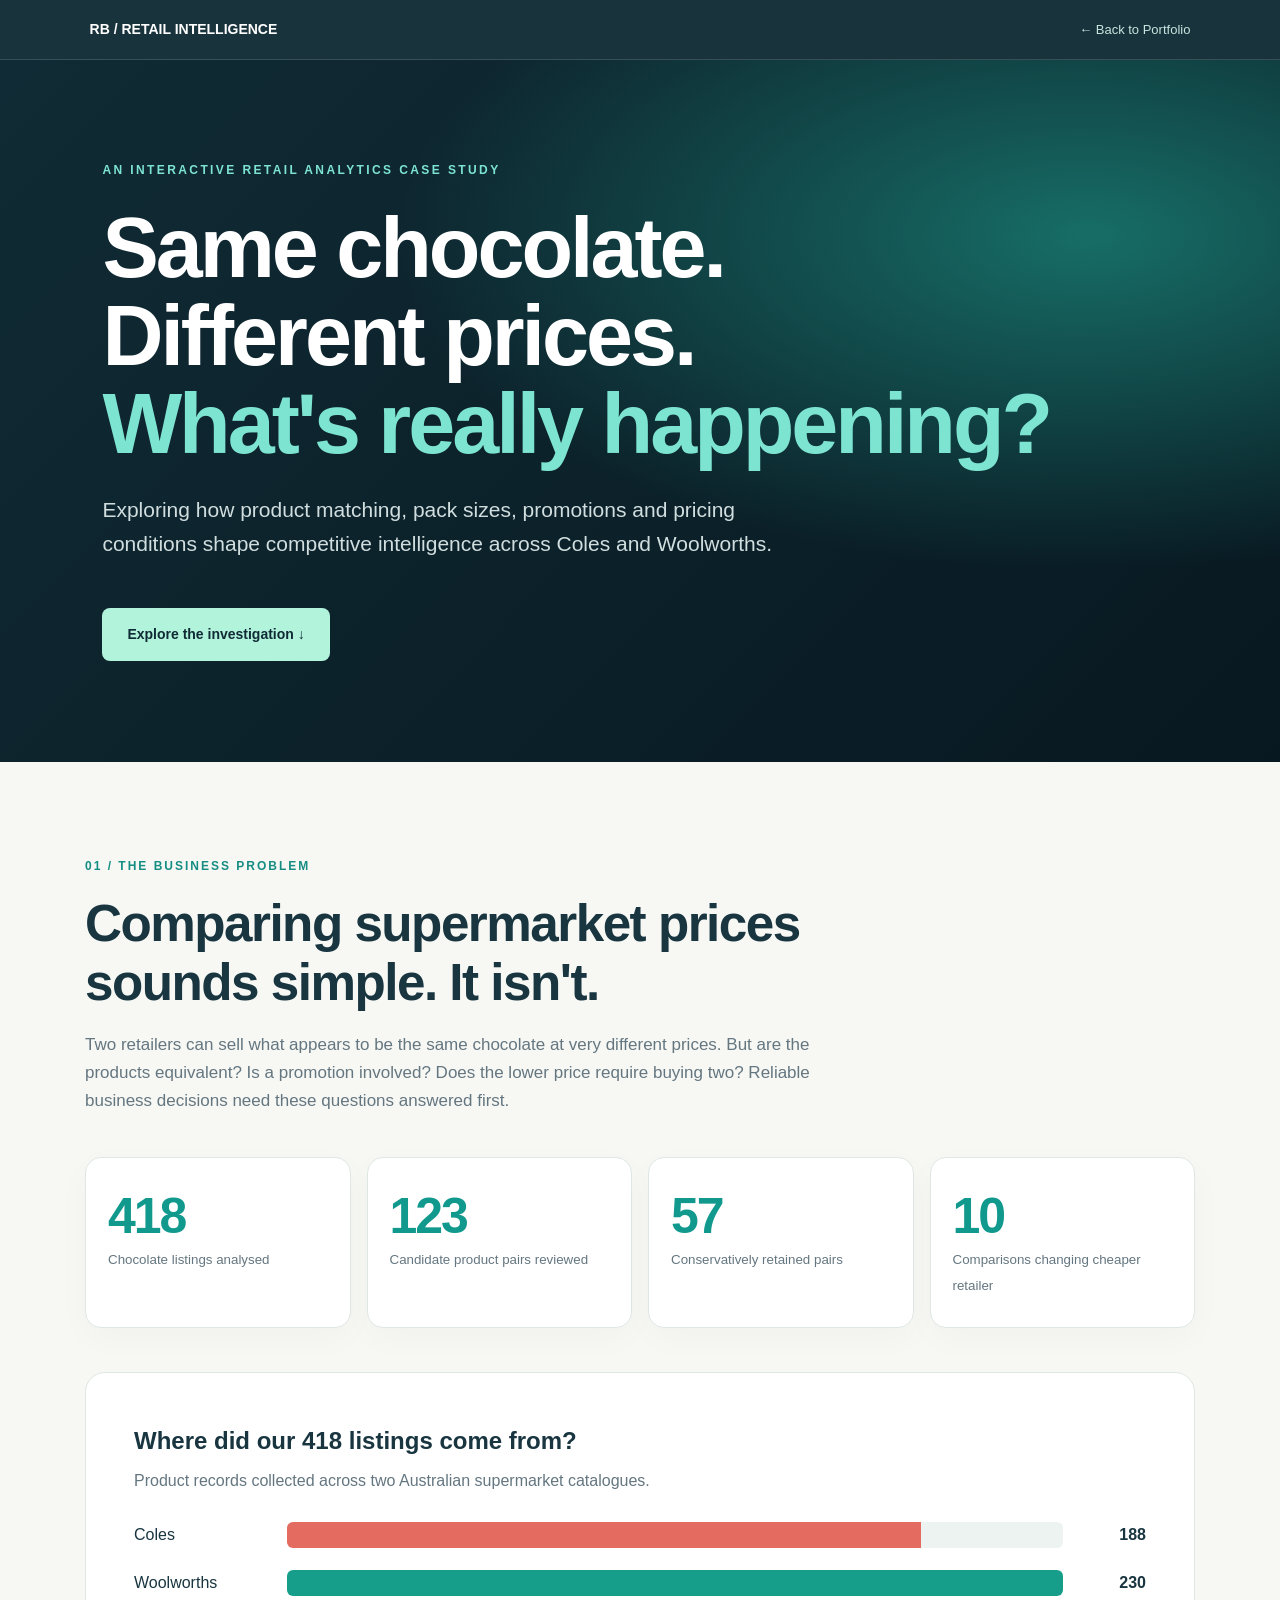
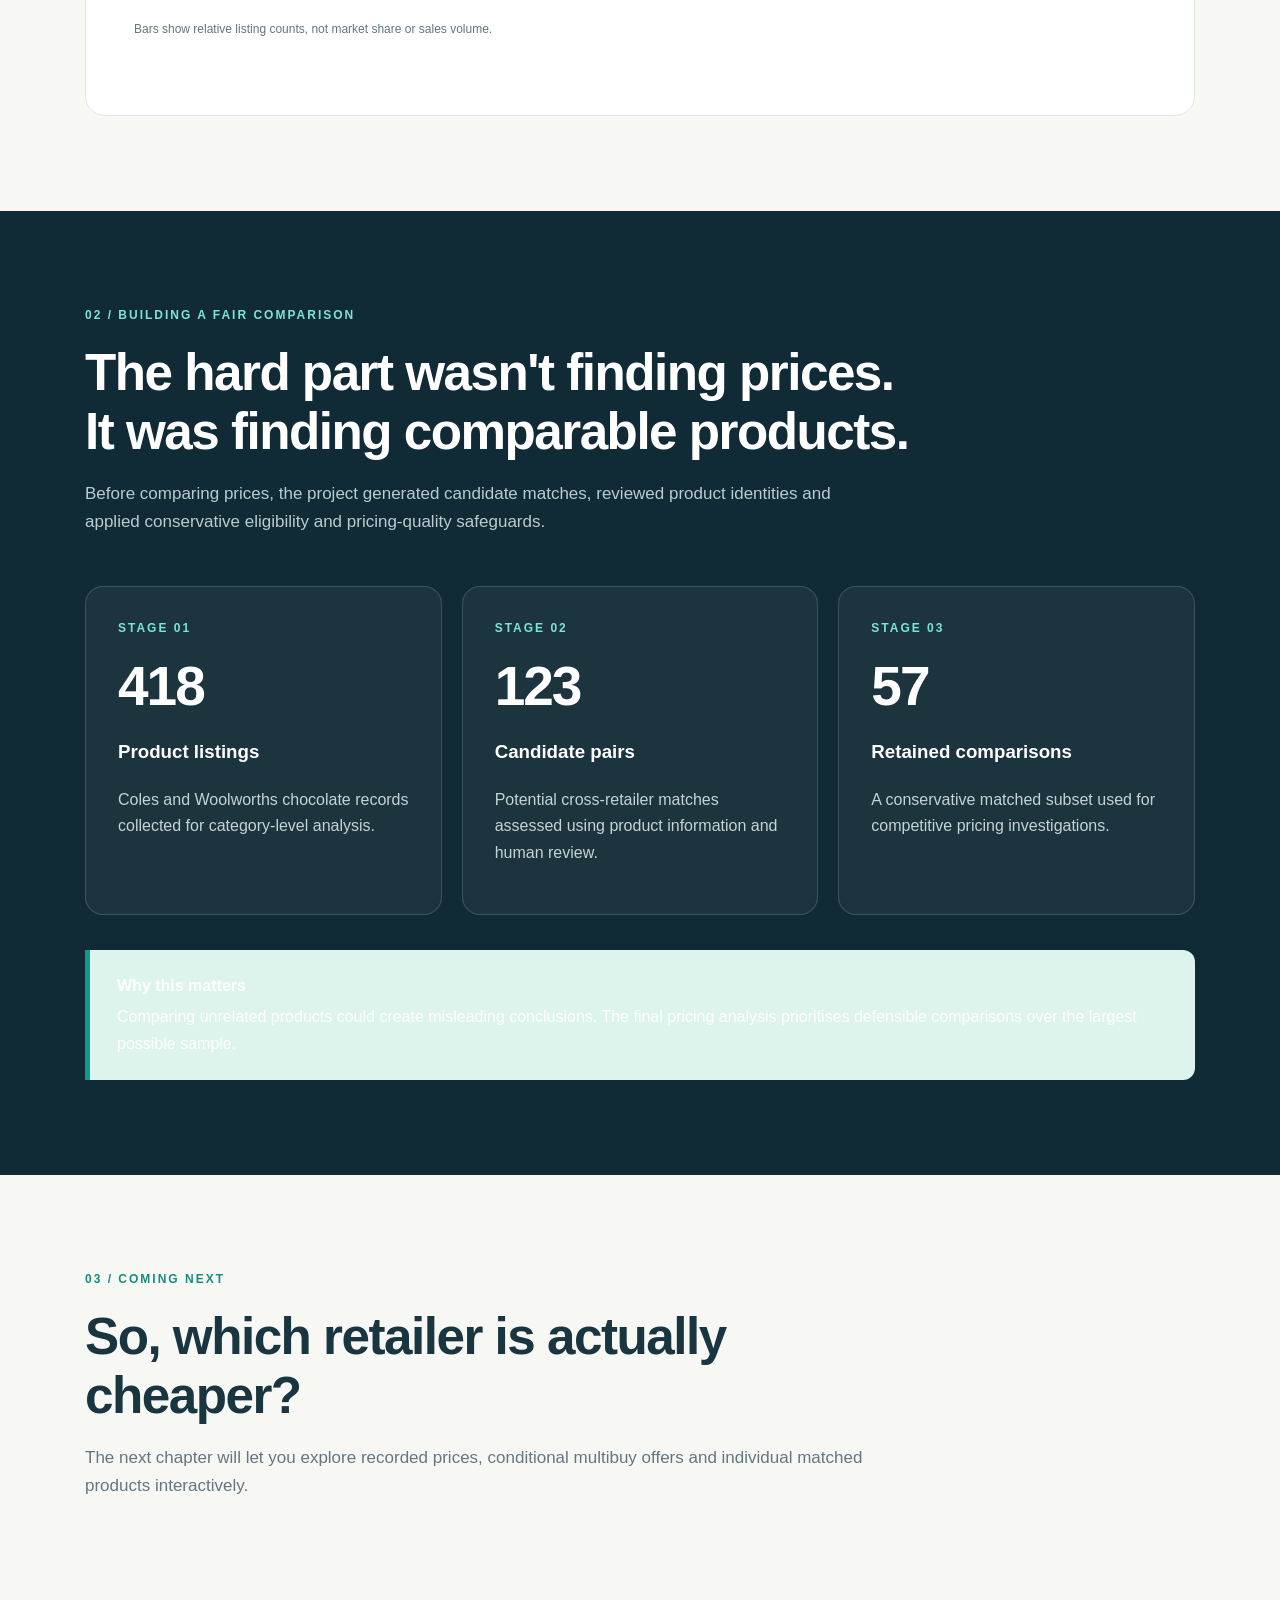
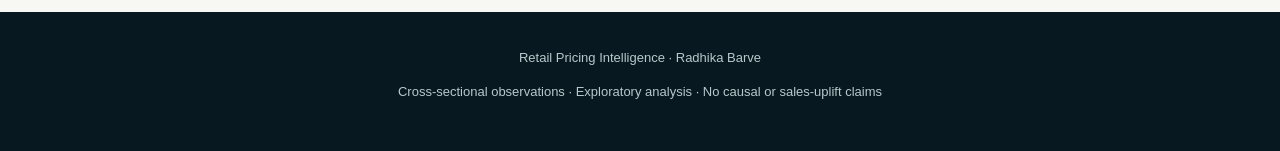
<file: chocolate-pricing/story.html>
<!DOCTYPE html>
<html lang="en">
<head>
<meta charset="UTF-8">
<meta name="viewport" content="width=device-width, initial-scale=1">
<title>Retail Pricing Intelligence | Radhika Barve</title>

<style>
:root {
  --navy: #102b35;
  --teal: #11998e;
  --mint: #d9f4ee;
  --cream: #f7f8f4;
  --ink: #183540;
  --muted: #647680;
  --line: #dfe7e4;
}
* { box-sizing: border-box; }
html { scroll-behavior: smooth; }
body {
  margin: 0;
  background: var(--cream);
  color: var(--ink);
  font-family: Inter, -apple-system, BlinkMacSystemFont,
               "Segoe UI", sans-serif;
  line-height: 1.65;
}
a { color: inherit; }
nav {
  position: sticky;
  top: 0;
  z-index: 10;
  display: flex;
  justify-content: space-between;
  align-items: center;
  gap: 16px;
  padding: 18px 7%;
  background: rgba(16,43,53,.96);
  color: white;
  border-bottom: 1px solid #ffffff22;
}
nav a {
  font-size: 13px;
  text-decoration: none;
  color: #c7e5df;
}
nav strong { font-size: 14px; }

.hero {
  min-height: 78vh;
  display: flex;
  align-items: center;
  padding: 90px 8%;
  color: white;
  background:
    radial-gradient(ellipse at 85% 25%,
      #176e67 0%, transparent 45%),
    linear-gradient(135deg, #102b35, #081820);
}
.hero-inner { max-width: 980px; }
.eyebrow {
  color: #7de4d2;
  font-size: 12px;
  font-weight: 700;
  letter-spacing: 2.4px;
  text-transform: uppercase;
}
.hero h1 {
  font-size: clamp(44px, 6.6vw, 94px);
  line-height: 1.04;
  letter-spacing: -3px;
  margin: 24px 0;
  max-width: 1000px;
}
.hero h1 span { color: #7de4d2; }
.hero p {
  color: #d1dedf;
  font-size: clamp(16px, 2vw, 21px);
  max-width: 680px;
}
.cta {
  display: inline-block;
  margin-top: 25px;
  background: #b2f3dc;
  color: #102b35;
  padding: 15px 25px;
  border-radius: 8px;
  font-weight: 750;
  font-size: 14px;
  text-decoration: none;
  transition: transform .2s;
}
.cta:hover { transform: translateY(-3px); }

.container {
  max-width: 1160px;
  margin: auto;
  padding: 95px 25px;
}
.section-label {
  color: #168d83;
  letter-spacing: 2px;
  font-size: 12px;
  font-weight: 800;
  text-transform: uppercase;
}
h2 {
  font-size: clamp(30px, 4vw, 52px);
  line-height: 1.15;
  letter-spacing: -1.5px;
  max-width: 840px;
  margin: 18px 0;
}
.intro {
  max-width: 780px;
  font-size: 17px;
  color: var(--muted);
}
.stats {
  display: grid;
  grid-template-columns: repeat(4, 1fr);
  gap: 16px;
  margin-top: 42px;
}
.stat {
  background: white;
  border: 1px solid var(--line);
  border-radius: 16px;
  padding: 28px 22px;
  box-shadow: 0 10px 35px #102b3507;
}
.stat b {
  font-size: clamp(30px, 4vw, 50px);
  letter-spacing: -2px;
  color: var(--teal);
  display: block;
  line-height: 1.2;
}
.stat small { color: var(--muted); }

.panel {
  margin-top: 44px;
  background: white;
  border-radius: 20px;
  border: 1px solid var(--line);
  padding: clamp(24px, 5vw, 48px);
}
.panel h3 {
  font-size: 24px;
  margin: 0 0 8px;
}
.panel p {
  color: var(--muted);
  margin: 0 0 27px;
}
.retailer-row {
  display: grid;
  grid-template-columns: 135px 1fr 65px;
  align-items: center;
  gap: 18px;
  margin: 22px 0;
}
.track {
  background: #edf3f1;
  height: 26px;
  border-radius: 6px;
  overflow: hidden;
}
.bar {
  height: 100%;
  width: 0;
  transition: width 1.4s cubic-bezier(.2,.8,.2,1);
}
.coles { background: #e36b60; }
.woolworths { background: #169e8b; }
.retailer-row b { text-align: right; }

.dark-section {
  background: var(--navy);
  color: white;
}
.dark-section .section-label { color: #7de4d2; }
.dark-section .intro { color: #bbcbcf; }
.journey {
  display: grid;
  grid-template-columns: repeat(3, 1fr);
  gap: 20px;
  margin-top: 50px;
}
.journey-card {
  background: #ffffff0c;
  border: 1px solid #ffffff27;
  border-radius: 18px;
  padding: 32px;
}
.journey-card .step {
  color: #7de4d2;
  letter-spacing: 2px;
  font-size: 12px;
  font-weight: 800;
}
.journey-card b {
  display: block;
  font-size: 55px;
  letter-spacing: -2px;
  margin: 14px 0 6px;
  line-height: 1.2;
}
.journey-card p { color: #c4d4d5; }

.takeaway {
  background: #dcf4eb;
  border-left: 5px solid var(--teal);
  padding: 23px 27px;
  border-radius: 0 12px 12px 0;
  margin-top: 35px;
}
.takeaway strong { display: block; margin-bottom: 5px; }

.reveal {
  opacity: 0;
  transform: translateY(24px);
  transition: opacity .75s ease, transform .75s ease;
}
.reveal.visible {
  opacity: 1;
  transform: translateY(0);
}
footer {
  text-align: center;
  padding: 35px 20px;
  background: #081820;
  color: #b7c9c9;
  font-size: 13px;
}
@media (max-width: 800px) {
  .stats { grid-template-columns: repeat(2,1fr); }
  .journey { grid-template-columns: 1fr; }
  .hero h1 { letter-spacing: -1.5px; }
}
@media (max-width: 460px) {
  .stats { grid-template-columns: 1fr 1fr; }
  .stat { padding: 18px 14px; }
  .retailer-row {
    grid-template-columns: 90px 1fr 40px;
    gap: 8px;
    font-size: 12px;
  }
}
@media (prefers-reduced-motion: reduce) {
  html { scroll-behavior: auto; }
  .reveal { opacity: 1; transform: none; }
  .bar { transition: none; }
}
</style>
</head>

<body>

<nav>
  <strong>RB / RETAIL INTELLIGENCE</strong>
  <a href="../">← Back to Portfolio</a>
</nav>

<section class="hero">
  <div class="hero-inner">
    <div class="eyebrow">
      An interactive retail analytics case study
    </div>
    <h1>
      Same chocolate.<br>
      Different prices.<br>
      <span>What's really happening?</span>
    </h1>
    <p>
      Exploring how product matching, pack sizes,
      promotions and pricing conditions shape
      competitive intelligence across
      Coles and Woolworths.
    </p>
    <a class="cta" href="#problem">
      Explore the investigation ↓
    </a>
  </div>
</section>

<section id="problem" class="container">
  <div class="reveal">
    <div class="section-label">01 / The business problem</div>
    <h2>
      Comparing supermarket prices sounds simple.
      It isn't.
    </h2>
    <p class="intro">
      Two retailers can sell what appears to be the
      same chocolate at very different prices.
      But are the products equivalent? Is a promotion
      involved? Does the lower price require buying two?
      Reliable business decisions need these questions
      answered first.
    </p>
  </div>

  <div class="stats reveal">
    <div class="stat">
      <b data-count="418">418</b>
      <small>Chocolate listings analysed</small>
    </div>
    <div class="stat">
      <b data-count="123">123</b>
      <small>Candidate product pairs reviewed</small>
    </div>
    <div class="stat">
      <b data-count="57">57</b>
      <small>Conservatively retained pairs</small>
    </div>
    <div class="stat">
      <b data-count="10">10</b>
      <small>Comparisons changing cheaper retailer</small>
    </div>
  </div>

  <div class="panel reveal">
    <h3>Where did our 418 listings come from?</h3>
    <p>
      Product records collected across two
      Australian supermarket catalogues.
    </p>

    <div class="retailer-row">
      <span>Coles</span>
      <div class="track">
        <div class="bar coles" data-width="81.7%"></div>
      </div>
      <b>188</b>
    </div>

    <div class="retailer-row">
      <span>Woolworths</span>
      <div class="track">
        <div class="bar woolworths" data-width="100%"></div>
      </div>
      <b>230</b>
    </div>

    <p style="font-size:12px;margin-top:24px">
      Bars show relative listing counts, not
      market share or sales volume.
    </p>
  </div>
</section>

<section class="dark-section">
  <div class="container">
    <div class="section-label reveal">
      02 / Building a fair comparison
    </div>

    <h2 class="reveal">
      The hard part wasn't finding prices.
      It was finding comparable products.
    </h2>

    <p class="intro reveal">
      Before comparing prices, the project
      generated candidate matches, reviewed
      product identities and applied conservative
      eligibility and pricing-quality safeguards.
    </p>

    <div class="journey">
      <div class="journey-card reveal">
        <div class="step">STAGE 01</div>
        <b>418</b>
        <h3>Product listings</h3>
        <p>
          Coles and Woolworths chocolate records
          collected for category-level analysis.
        </p>
      </div>

      <div class="journey-card reveal">
        <div class="step">STAGE 02</div>
        <b>123</b>
        <h3>Candidate pairs</h3>
        <p>
          Potential cross-retailer matches assessed
          using product information and human review.
        </p>
      </div>

      <div class="journey-card reveal">
        <div class="step">STAGE 03</div>
        <b>57</b>
        <h3>Retained comparisons</h3>
        <p>
          A conservative matched subset used for
          competitive pricing investigations.
        </p>
      </div>
    </div>

    <div class="takeaway reveal">
      <strong>Why this matters</strong>
      Comparing unrelated products could create
      misleading conclusions. The final pricing
      analysis prioritises defensible comparisons
      over the largest possible sample.
    </div>
  </div>
</section>

<section class="container">
  <div class="section-label">03 / Coming next</div>
  <h2>So, which retailer is actually cheaper?</h2>
  <p class="intro">
    The next chapter will let you explore
    recorded prices, conditional multibuy offers
    and individual matched products interactively.
  </p>
</section>

<footer>
  Retail Pricing Intelligence · Radhika Barve
  <p>
    Cross-sectional observations ·
    Exploratory analysis ·
    No causal or sales-uplift claims
  </p>
</footer>

<script>
const observer = new IntersectionObserver(entries => {
  entries.forEach(entry => {
    if (!entry.isIntersecting) return;

    const element = entry.target;
    element.classList.add("visible");

    element.querySelectorAll(".bar").forEach(bar => {
      bar.style.width = bar.dataset.width;
    });

    observer.unobserve(element);
  });
}, { threshold: 0.12 });

document.querySelectorAll(".reveal").forEach(el => {
  observer.observe(el);
});
</script>

</body>
</html>
</file>
<file: styles.css>
:root{--ink:#17242c;--muted:#65727b;--line:#dbe4e5;--accent:#0e9e95;--accent-dark:#08716d;--cream:#f5f7f3;--navy:#142a35}*{box-sizing:border-box}html{scroll-behavior:smooth}body{margin:0;color:var(--ink);font:16px/1.6 Inter,ui-sans-serif,system-ui,-apple-system,BlinkMacSystemFont,"Segoe UI",sans-serif;background:#fff}.section-shell{max-width:1180px;margin:auto;padding-left:28px;padding-right:28px}.site-header{height:78px;display:flex;align-items:center;justify-content:space-between;max-width:1180px;margin:auto;padding:0 28px;border-bottom:1px solid var(--line)}.brand{display:flex;align-items:center;gap:11px;color:var(--ink);text-decoration:none}.brand span{display:grid;place-items:center;width:34px;height:34px;border-radius:50%;color:#fff;background:var(--accent);font-size:12px;font-weight:800;letter-spacing:.04em}.brand strong{font-size:16px;letter-spacing:-.02em}.site-header nav{display:flex;gap:31px}.site-header nav a,.footer a{color:var(--muted);text-decoration:none;font-size:14px}.site-header nav a:hover,.footer a:hover,.text-link:hover{color:var(--accent-dark)}.menu-toggle{display:none;border:0;background:none;font-size:24px}.hero{min-height:650px;display:grid;grid-template-columns:1.05fr .95fr;align-items:center;gap:50px}.eyebrow{color:var(--accent-dark);font-size:11px;font-weight:800;letter-spacing:.16em;margin:0 0 18px}.hero h1{font-size:clamp(44px,5.7vw,76px);line-height:1.02;letter-spacing:-.065em;margin:0 0 24px;max-width:700px}.hero h1 em{font-style:normal;color:var(--accent)}.lede{font-size:19px;color:var(--muted);max-width:580px;margin:0 0 32px}.actions{display:flex;gap:12px;flex-wrap:wrap}.button{display:inline-flex;align-items:center;gap:12px;border-radius:5px;padding:13px 19px;text-decoration:none;font-weight:750;font-size:14px;transition:transform .2s,box-shadow .2s}.button:hover{transform:translateY(-2px);box-shadow:0 8px 18px #0b252514}.primary{color:#fff;background:var(--ink)}.ghost{color:var(--ink);border:1px solid var(--line)}.light{color:var(--navy);background:#fff}.proof-row{display:flex;gap:38px;margin-top:56px}.proof-row div{display:flex;flex-direction:column}.proof-row strong{font-size:23px;letter-spacing:-.04em}.proof-row span{font-size:11px;color:var(--muted);max-width:130px;line-height:1.35}.hero-art{position:relative;min-height:400px;border-radius:30px;background:var(--cream);overflow:hidden}.orb{position:absolute;border-radius:50%;filter:blur(1px)}.orb-one{width:290px;height:290px;background:#c3e9e4;right:-35px;top:-40px}.orb-two{width:230px;height:230px;background:#dce6c3;left:-55px;bottom:-50px}.flow-card{position:absolute;left:11%;right:9%;top:31%;padding:22px 20px;background:#fff;border:1px solid #fff;box-shadow:0 18px 50px #263e3b18;border-radius:13px;display:grid;grid-template-columns:auto 1fr auto 1fr auto 1fr;gap:10px;align-items:center}.flow-card span{font-size:10px;color:var(--accent);font-weight:800}.flow-card b{font-size:13px}.flow-card i{font-style:normal;color:#acb9b8}.signal{position:absolute;right:10%;bottom:13%;display:flex;flex-direction:column;background:var(--navy);color:#fff;padding:17px 20px;border-radius:10px;box-shadow:0 10px 30px #172a3533}.signal span{font-size:9px;letter-spacing:.15em;color:#8bd2ca}.signal strong{font-size:37px;line-height:1}.signal small{color:#b5c8c9;font-size:10px}.section-block{padding-top:105px;padding-bottom:105px}.section-intro{display:grid;grid-template-columns:1fr 1.1fr;gap:40px;align-items:end;margin-bottom:42px}.section-intro h2,.split-section h2,.cta h2{font-size:clamp(32px,4vw,53px);letter-spacing:-.055em;line-height:1.05;margin:0}.section-intro>p:last-child{color:var(--muted);max-width:470px;margin:0}.project-grid{display:grid;grid-template-columns:repeat(2,1fr);gap:15px}.project-card{border:1px solid var(--line);border-radius:13px;padding:28px;min-height:285px;display:flex;flex-direction:column;transition:transform .2s,border-color .2s}.project-card:hover{transform:translateY(-4px);border-color:#98c9c5}.project-card.featured{background:var(--navy);color:#fff;border-color:var(--navy)}.project-top{display:flex;justify-content:space-between;align-items:center}.tag{font-size:10px;letter-spacing:.12em;font-weight:800;color:var(--accent-dark)}.featured .tag{color:#85d8d0}.project-number{font-size:12px;color:#9baaad}.project-card h3{font-size:25px;line-height:1.12;letter-spacing:-.035em;margin:34px 0 12px}.project-card p{color:var(--muted);font-size:14px;max-width:500px;margin:0}.featured p{color:#c5d2d3}.metric-line{display:flex;gap:15px;align-items:baseline;margin-top:25px}.metric-line strong{font-size:20px;color:#8ee1d7}.metric-line span{font-size:11px;color:#b8c8c9}.chips{display:flex;gap:7px;flex-wrap:wrap;margin-top:auto;padding-top:25px}.chips span{font-size:10px;border:1px solid var(--line);border-radius:99px;padding:4px 9px;color:var(--muted)}.featured .chips span{border-color:#3a5157;color:#c5d2d3}.split-section{padding-top:115px;padding-bottom:115px;display:grid;grid-template-columns:1fr 1fr;gap:70px;border-top:1px solid var(--line)}.split-section>div:last-child{max-width:520px}.split-section p{color:var(--muted);margin:0 0 18px}.text-link{color:var(--accent-dark);text-decoration:none;font-weight:800;display:inline-flex;gap:8px;margin-top:12px}.skills-block{background:var(--cream);max-width:none;padding-left:max(28px,calc((100vw - 1124px)/2));padding-right:max(28px,calc((100vw - 1124px)/2))}.skill-columns{display:grid;grid-template-columns:1fr 1fr;gap:15px}.skill-columns>div{background:#fff;border:1px solid var(--line);padding:28px;border-radius:12px}.skill-columns h3{font-size:17px;margin:0 0 10px}.skill-columns p{color:var(--muted);margin:0}.cta{background:var(--accent);color:#fff;max-width:none;padding-left:max(28px,calc((100vw - 1124px)/2));padding-right:max(28px,calc((100vw - 1124px)/2));display:flex;justify-content:space-between;align-items:center;gap:30px}.cta .eyebrow{color:#b8f0e8}.cta h2{max-width:600px}.footer{display:flex;justify-content:space-between;padding-top:25px;padding-bottom:25px;font-size:12px;color:var(--muted)}@media(max-width:760px){.site-header nav{display:none}.menu-toggle{display:block}.site-header.open nav{display:flex;position:absolute;top:78px;left:0;right:0;padding:20px 28px;background:#fff;border-bottom:1px solid var(--line);z-index:4;flex-direction:column;gap:12px}.hero{grid-template-columns:1fr;padding-top:65px;padding-bottom:65px}.hero-art{min-height:320px}.proof-row{gap:18px;margin-top:40px}.proof-row span{font-size:10px}.section-block,.split-section{padding-top:75px;padding-bottom:75px}.section-intro,.split-section{grid-template-columns:1fr;gap:18px}.project-grid,.skill-columns{grid-template-columns:1fr}.cta{align-items:flex-start;flex-direction:column;padding-top:65px;padding-bottom:65px}.footer{flex-direction:column;gap:7px}.flow-card{left:7%;right:7%;padding:16px 12px;gap:5px}.flow-card b{font-size:10px}.flow-card i{font-size:12px}}
</file>
